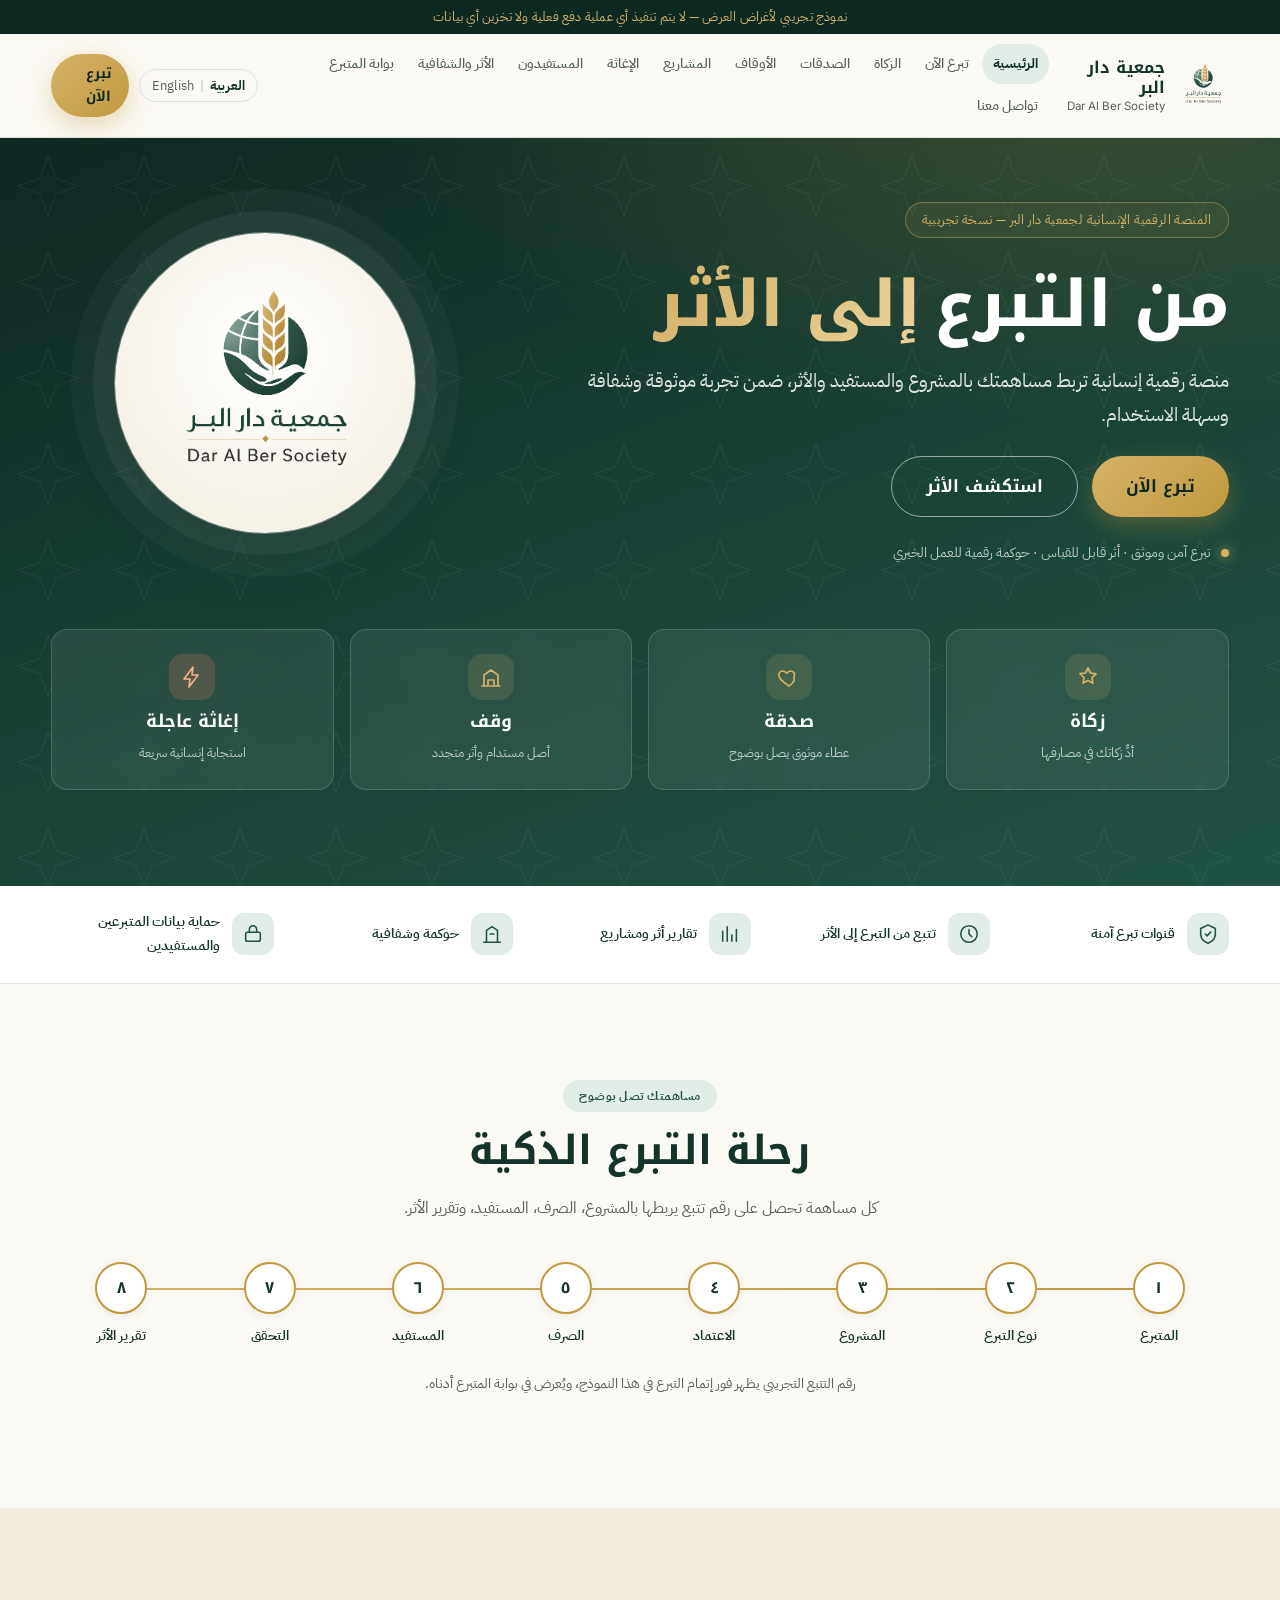
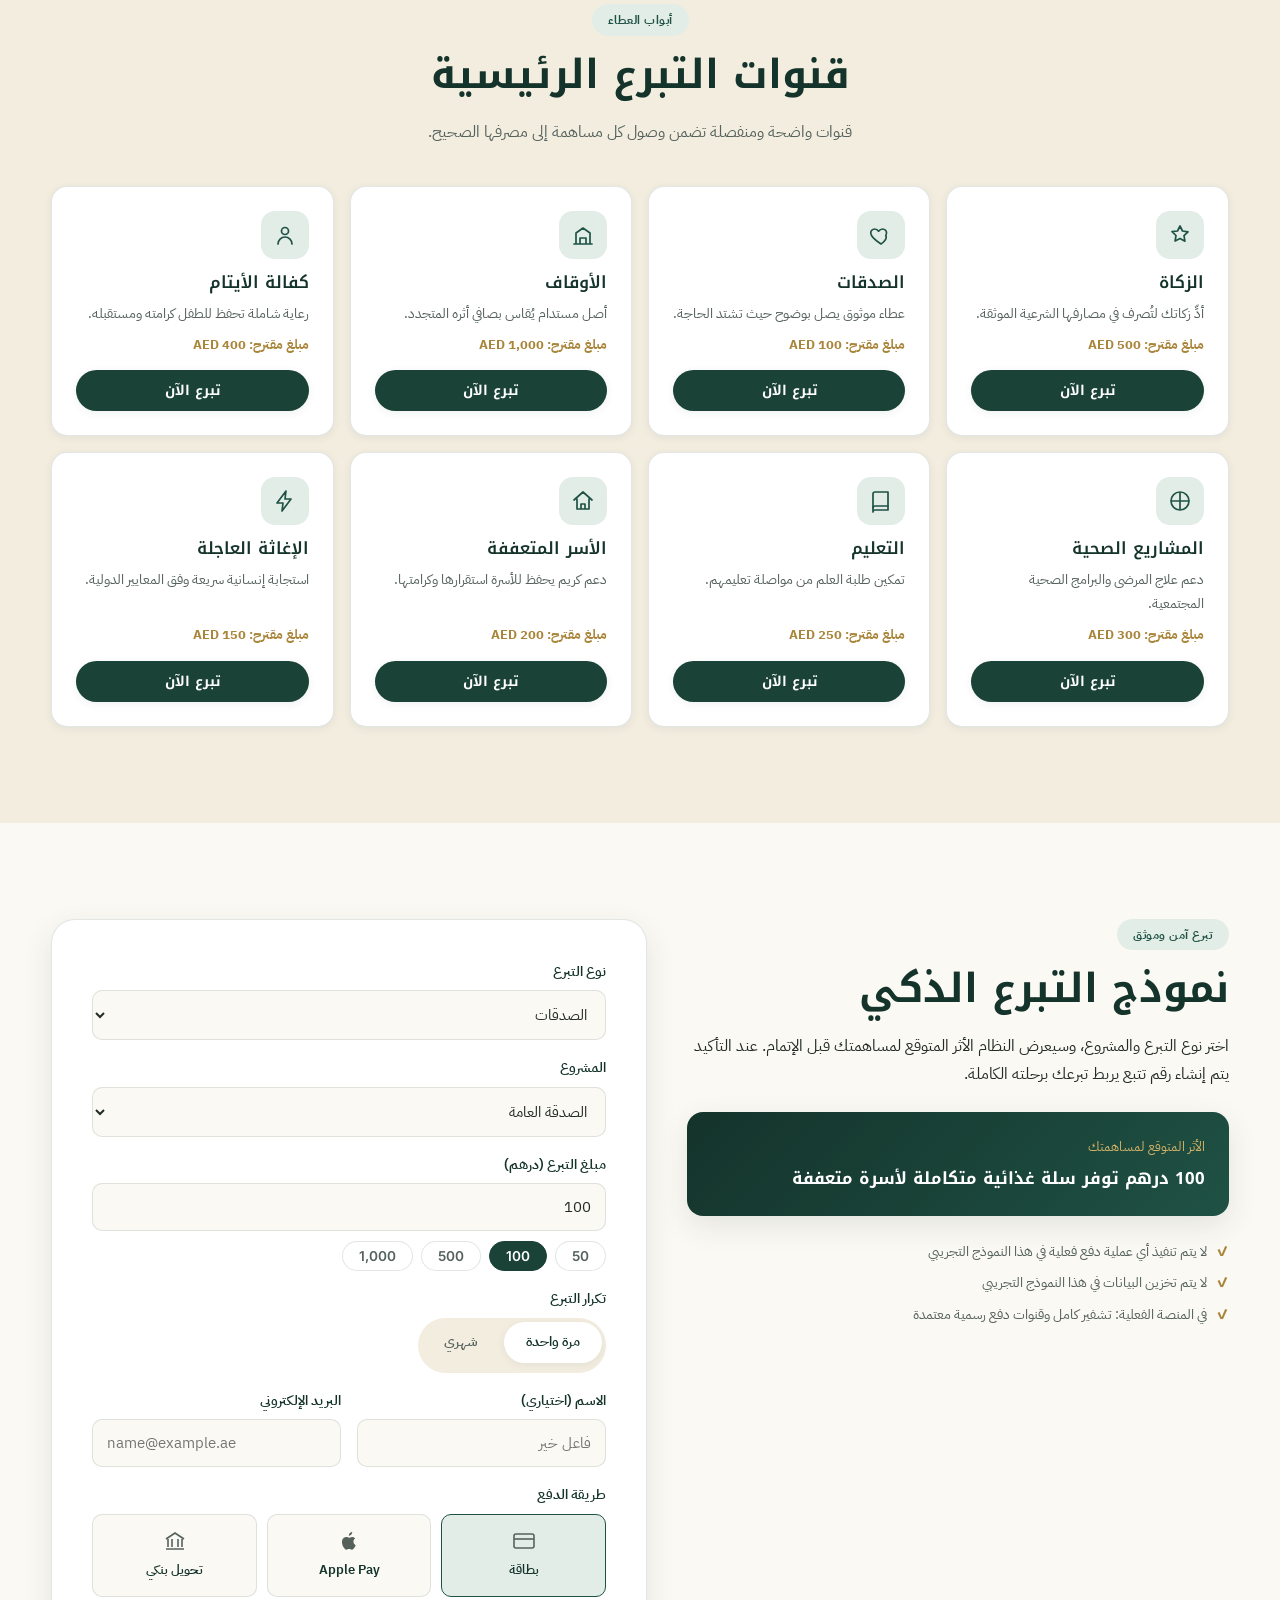
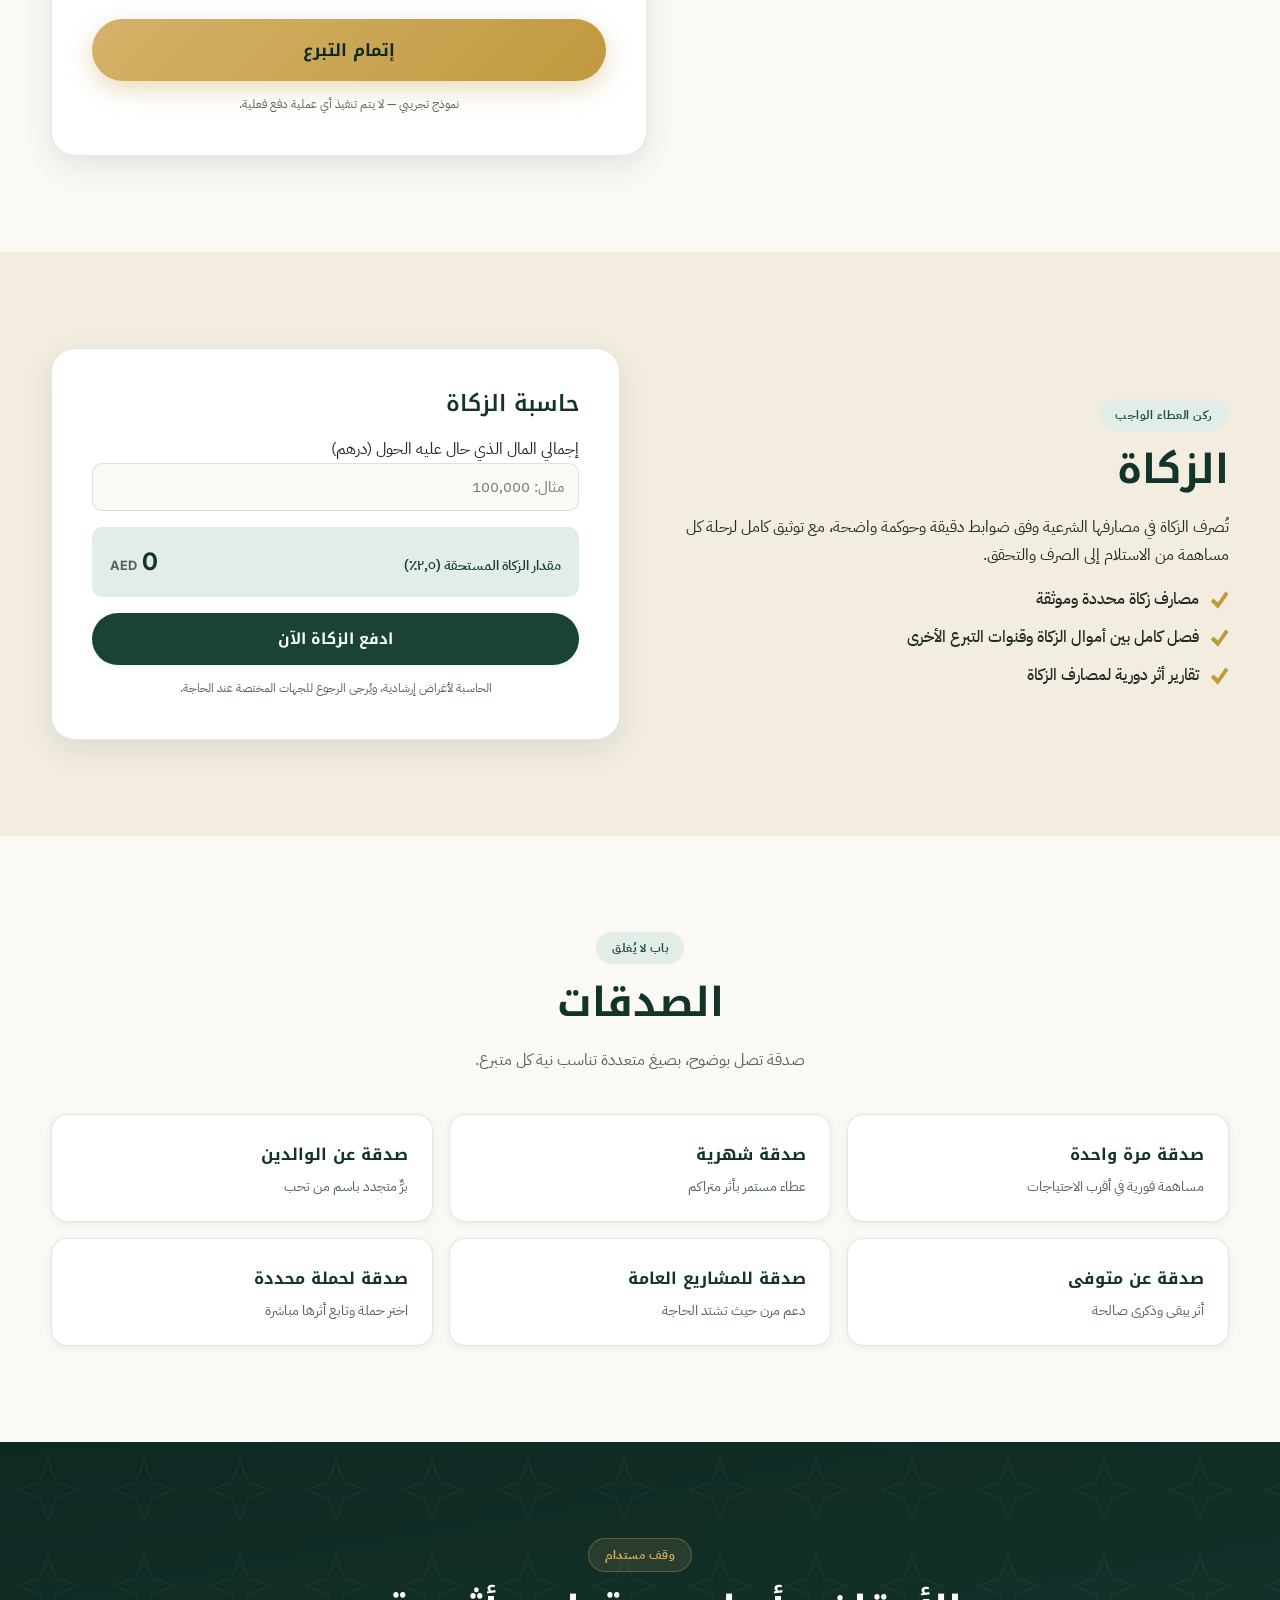
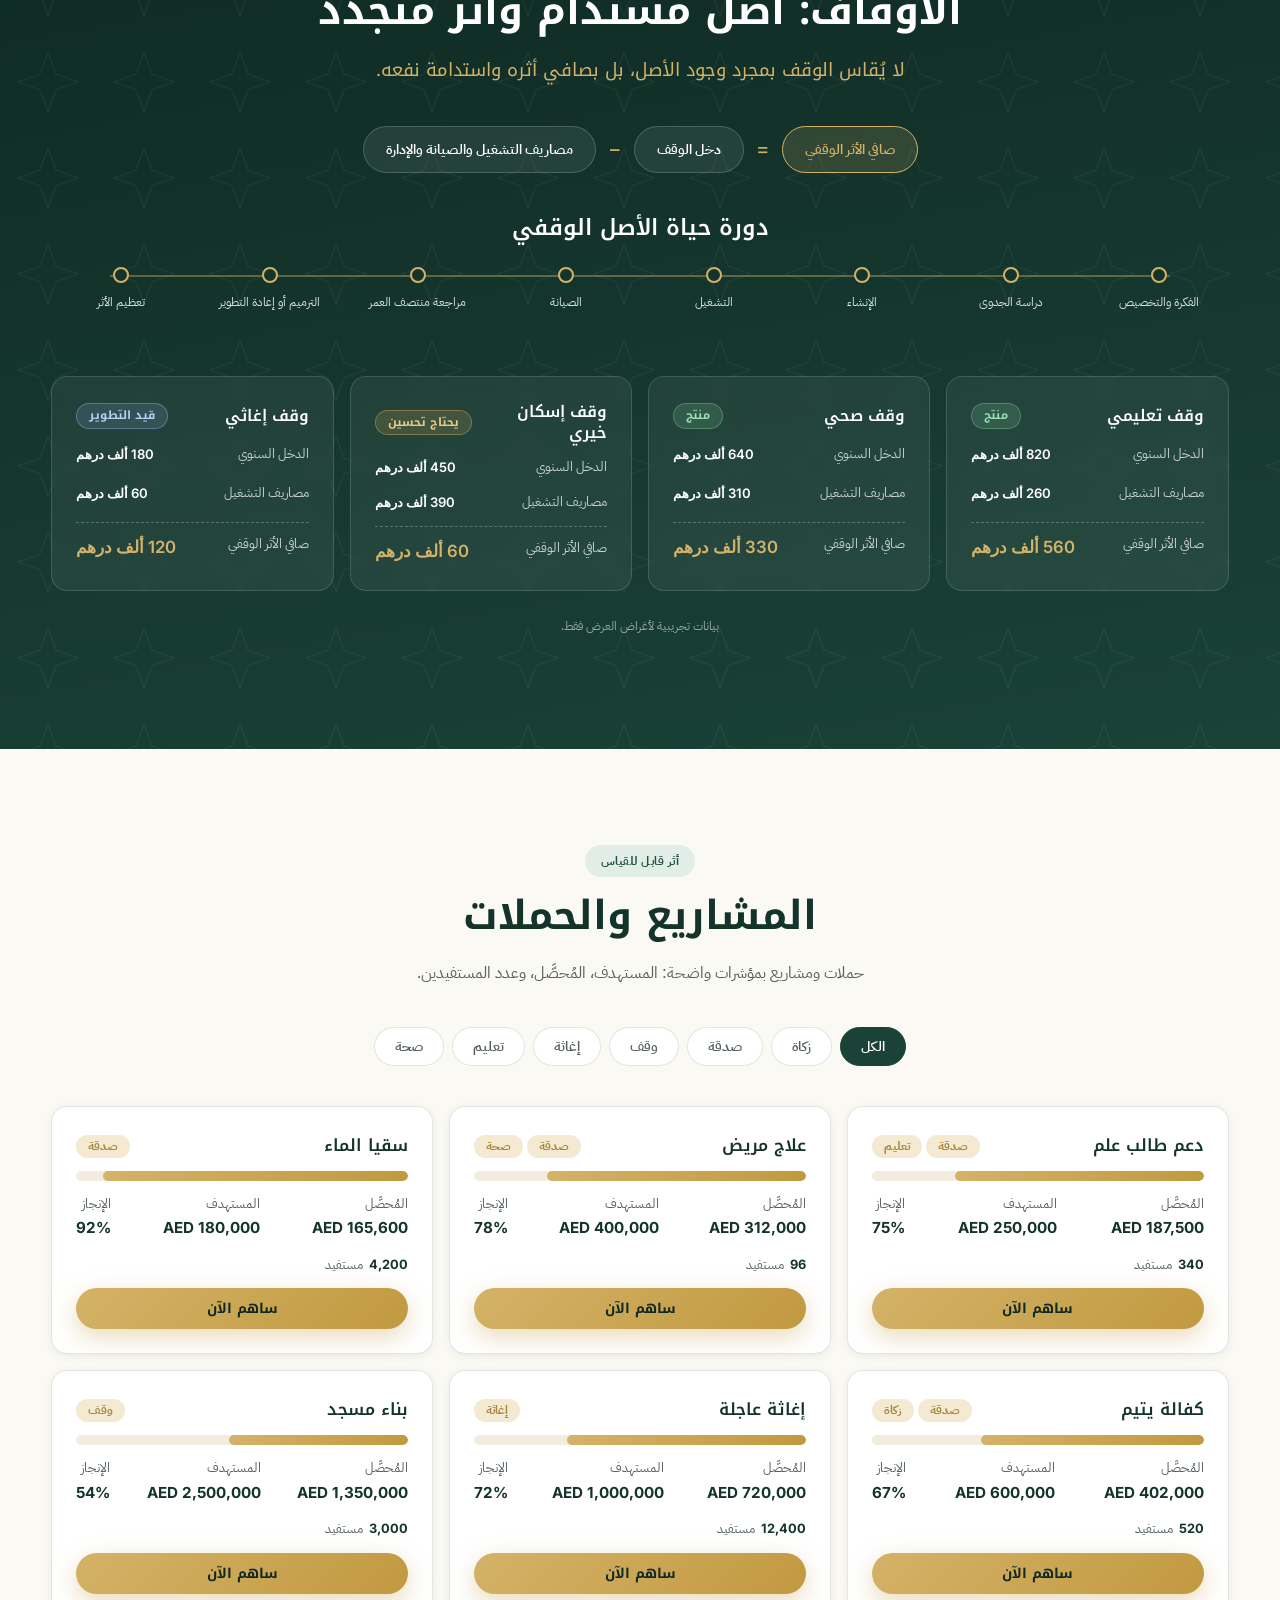
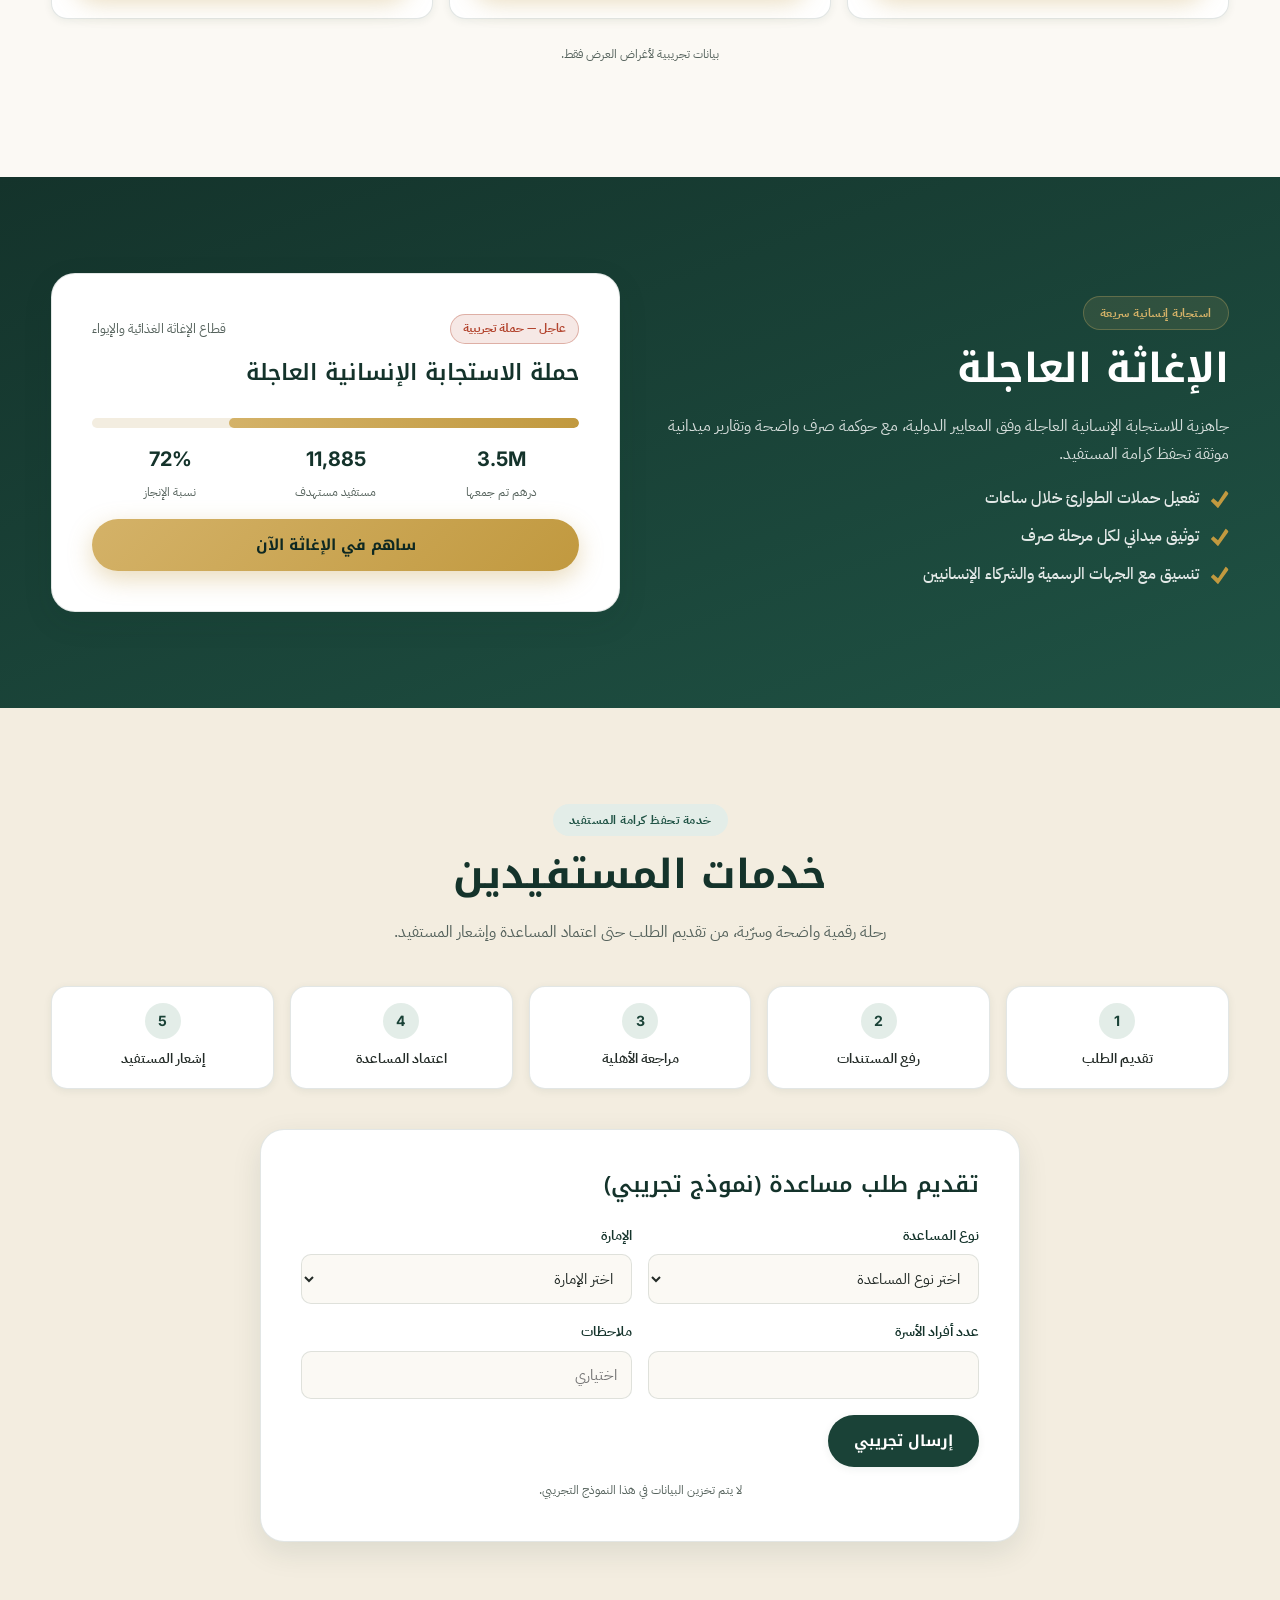
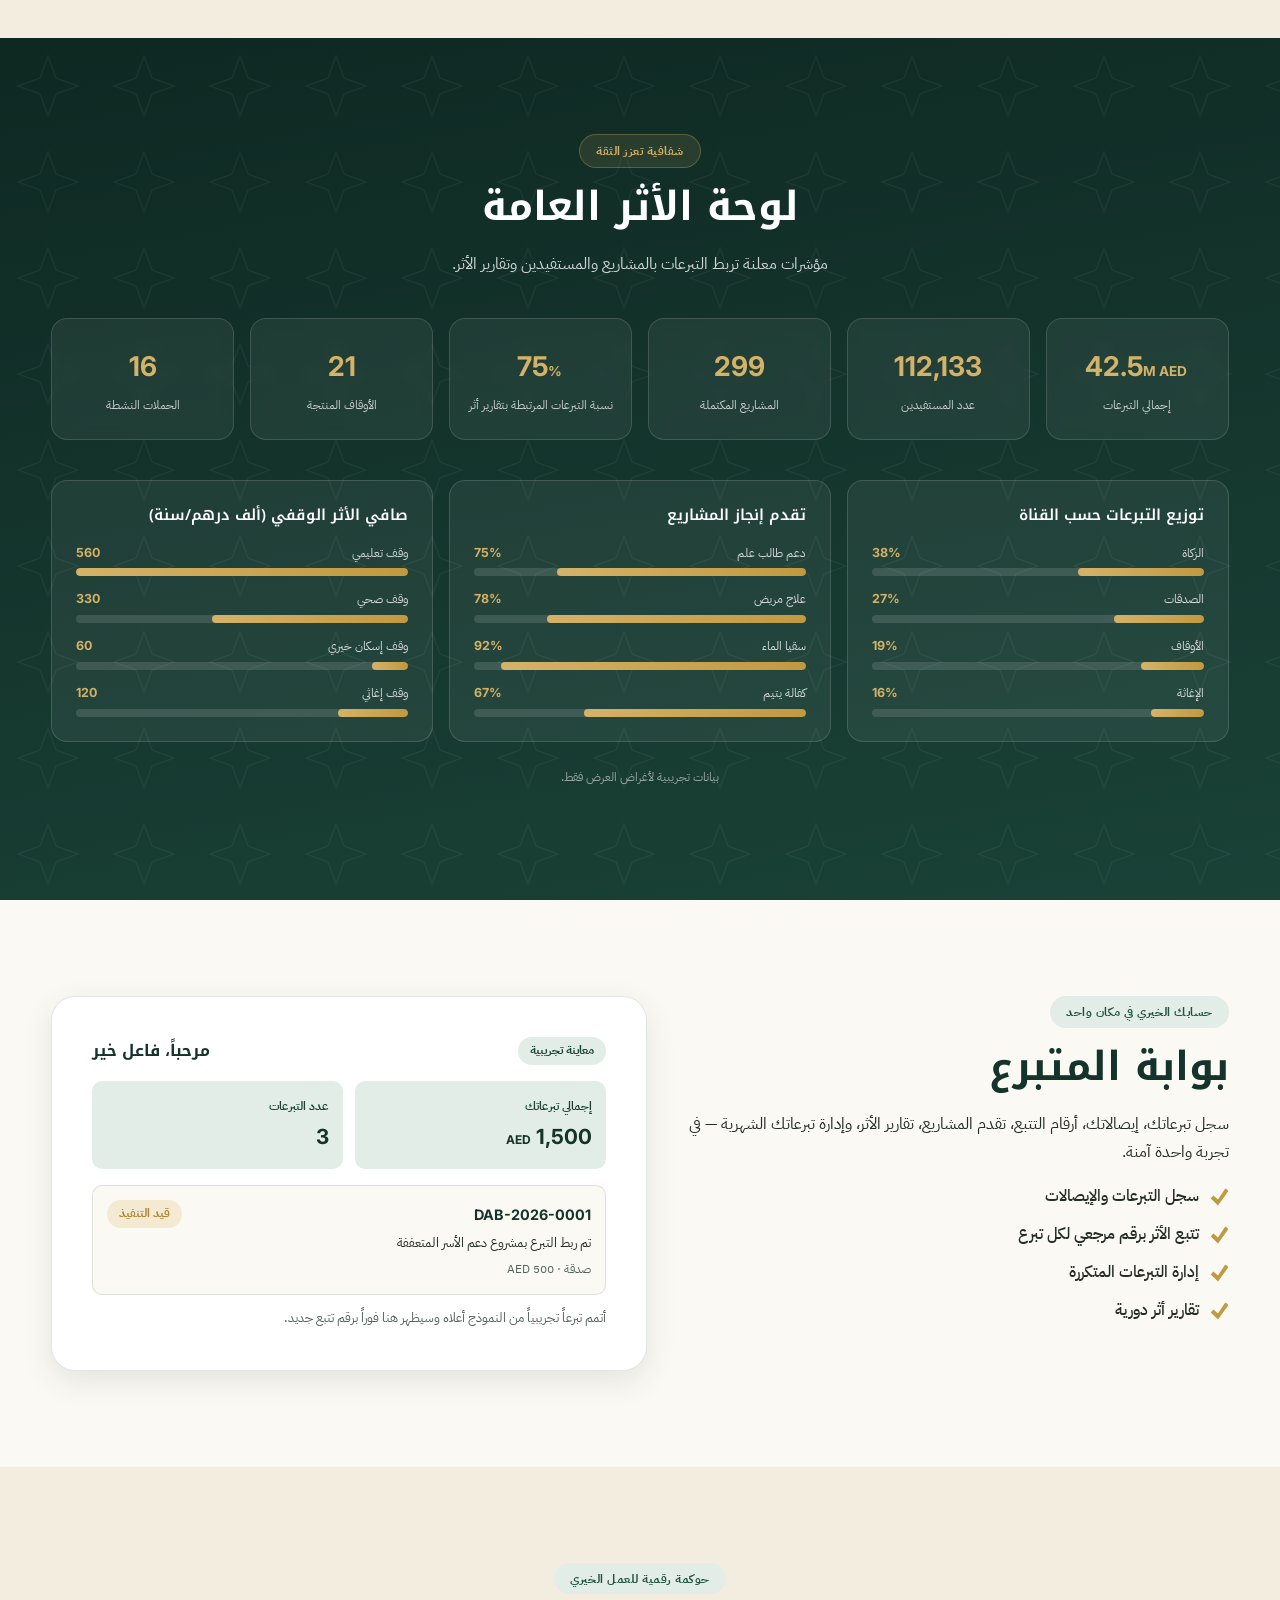
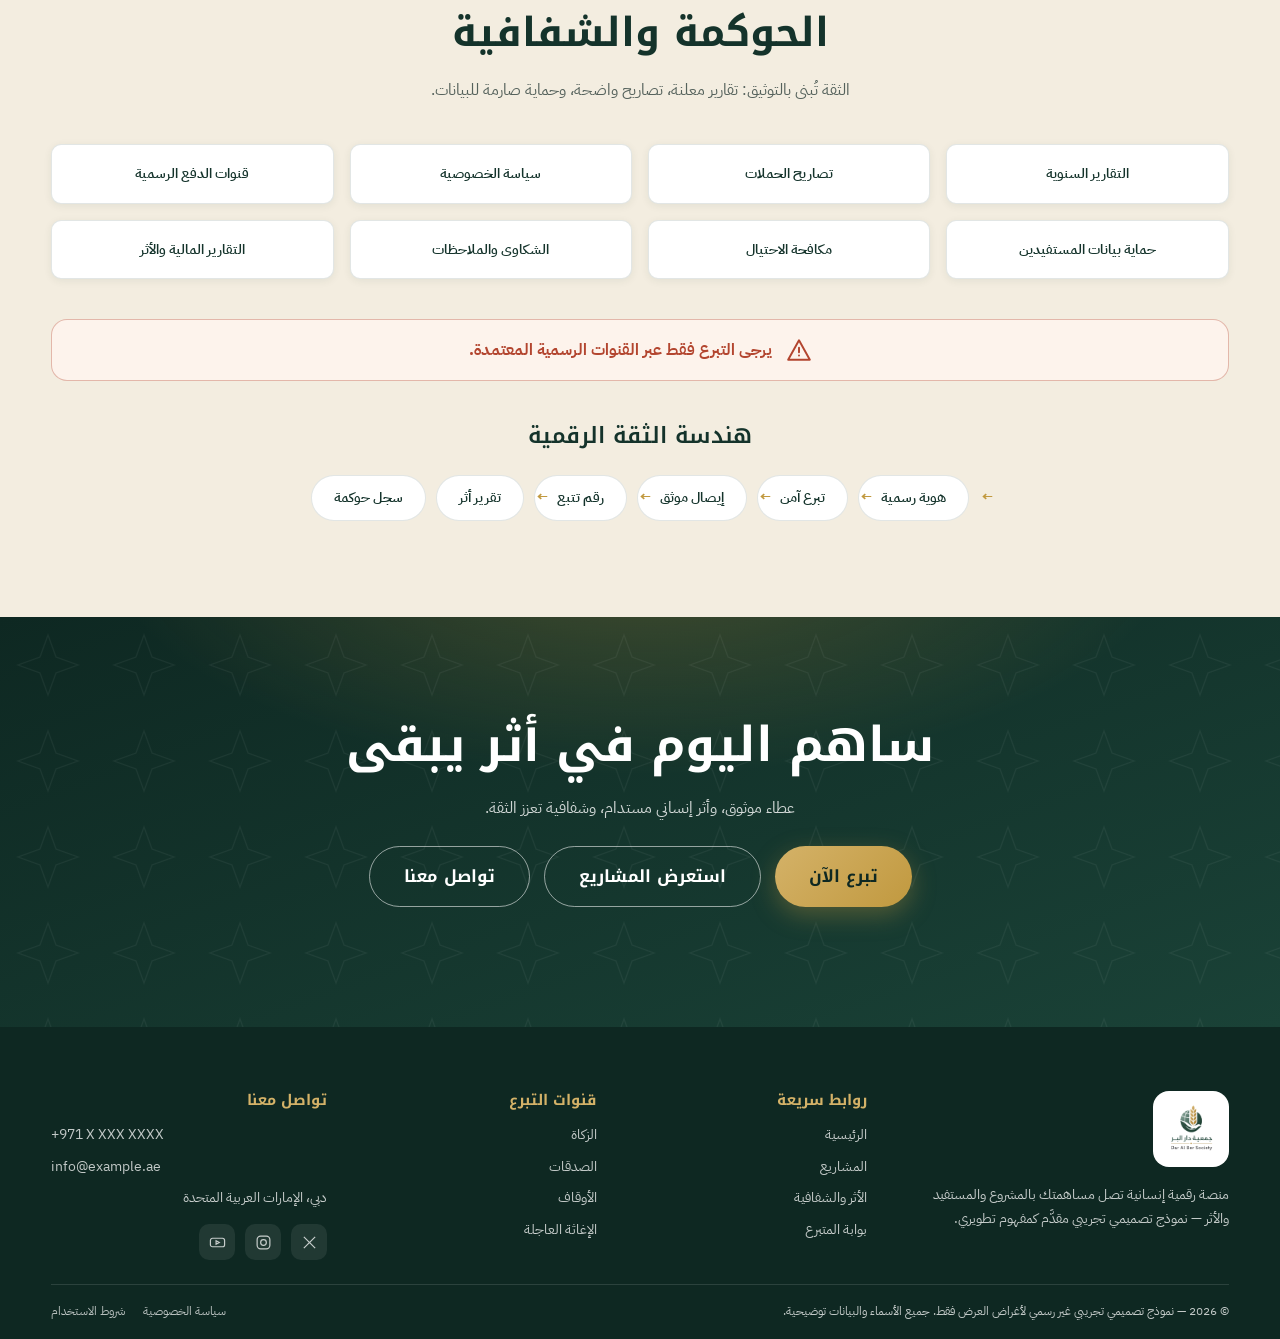
<file: index.html>
<!DOCTYPE html>
<html lang="ar" dir="rtl">
<head>
  <meta charset="UTF-8">
  <meta name="viewport" content="width=device-width, initial-scale=1.0">
  <title>جمعية دار البر | من التبرع إلى الأثر — منصة رقمية إنسانية</title>
  <meta name="description" content="نموذج تجريبي لمنصة جمعية دار البر الرقمية: تبرع آمن وموثق، زكاة، صدقات، أوقاف مستدامة، إغاثة عاجلة، وتتبع من التبرع إلى الأثر ضمن حوكمة وشفافية.">
  <meta name="keywords" content="دار البر, تبرع, زكاة, صدقة, وقف, إغاثة, دبي, الإمارات, Dar Al Ber, donation, zakat, waqf, Dubai charity">
  <meta property="og:title" content="جمعية دار البر — من التبرع إلى الأثر">
  <meta property="og:description" content="منصة رقمية إنسانية تربط مساهمتك بالمشروع والمستفيد والأثر. نموذج تجريبي لأغراض العرض.">
  <meta property="og:type" content="website">
  <meta property="og:image" content="assets/logo.png">
  <link rel="icon" type="image/png" href="assets/logo.png">
  <link rel="preconnect" href="https://fonts.googleapis.com">
  <link rel="preconnect" href="https://fonts.gstatic.com" crossorigin>
  <link href="https://fonts.googleapis.com/css2?family=Noto+Kufi+Arabic:wght@400;500;600;700;800&family=IBM+Plex+Sans+Arabic:wght@300;400;500;600;700&family=Inter:wght@400;500;600;700&display=swap" rel="stylesheet">
  <link rel="stylesheet" href="styles.css">
</head>
<body class="preload">

  <a class="skip-link" href="#main" data-i18n="skip">تجاوز إلى المحتوى الرئيسي</a>

  <!-- ============ Demo ribbon ============ -->
  <div class="demo-ribbon" role="note">
    <span data-i18n="demoRibbon">نموذج تجريبي لأغراض العرض — لا يتم تنفيذ أي عملية دفع فعلية ولا تخزين أي بيانات</span>
  </div>

  <!-- ============ Header ============ -->
  <header class="site-header" id="siteHeader">
    <div class="container header-inner">
      <a href="#home" class="brand" aria-label="جمعية دار البر — الصفحة الرئيسية">
        <img src="assets/logo.png" alt="شعار جمعية دار البر — Dar Al Ber Society logo" class="brand-logo">
        <span class="brand-text">
          <strong data-i18n="brandAr">جمعية دار البر</strong>
          <small data-i18n="brandEn">Dar Al Ber Society</small>
        </span>
      </a>

      <nav class="main-nav" id="mainNav" aria-label="التنقل الرئيسي">
        <ul>
          <li><a href="#home" class="nav-link" data-i18n="navHome">الرئيسية</a></li>
          <li><a href="#donate" class="nav-link" data-i18n="navDonate">تبرع الآن</a></li>
          <li><a href="#zakat" class="nav-link" data-i18n="navZakat">الزكاة</a></li>
          <li><a href="#sadaqah" class="nav-link" data-i18n="navSadaqah">الصدقات</a></li>
          <li><a href="#waqf" class="nav-link" data-i18n="navWaqf">الأوقاف</a></li>
          <li><a href="#projects" class="nav-link" data-i18n="navProjects">المشاريع</a></li>
          <li><a href="#relief" class="nav-link" data-i18n="navRelief">الإغاثة</a></li>
          <li><a href="#beneficiaries" class="nav-link" data-i18n="navBenef">المستفيدون</a></li>
          <li><a href="#impact" class="nav-link" data-i18n="navImpact">الأثر والشفافية</a></li>
          <li><a href="#portal" class="nav-link" data-i18n="navPortal">بوابة المتبرع</a></li>
          <li><a href="#contact" class="nav-link" data-i18n="navContact">تواصل معنا</a></li>
        </ul>
      </nav>

      <div class="header-actions">
        <button class="lang-switch" id="langSwitch" aria-label="Switch language / تبديل اللغة">
          <span class="lang-option is-active" data-lang="ar">العربية</span>
          <span class="lang-sep">|</span>
          <span class="lang-option" data-lang="en">English</span>
        </button>
        <a href="#donate" class="btn btn-gold btn-sm header-donate" data-i18n="navDonate">تبرع الآن</a>
        <button class="menu-toggle" id="menuToggle" aria-label="فتح القائمة" aria-expanded="false" aria-controls="mainNav">
          <span></span><span></span><span></span>
        </button>
      </div>
    </div>
  </header>

  <main id="main">

  <!-- ============ 8.1 Hero ============ -->
  <section class="hero" id="home">
    <div class="hero-pattern" aria-hidden="true"></div>
    <div class="container hero-inner">
      <div class="hero-copy reveal">
        <span class="hero-eyebrow" data-i18n="heroEyebrow">المنصة الرقمية الإنسانية لجمعية دار البر — نسخة تجريبية</span>
        <h1 class="hero-title">
          <span data-i18n="heroTitle1">من التبرع</span>
          <span class="gold-word" data-i18n="heroTitle2">إلى الأثر</span>
        </h1>
        <p class="hero-sub" data-i18n="heroSub">منصة رقمية إنسانية تربط مساهمتك بالمشروع والمستفيد والأثر، ضمن تجربة موثوقة وشفافة وسهلة الاستخدام.</p>
        <div class="hero-ctas">
          <a href="#donate" class="btn btn-gold btn-lg" data-i18n="ctaDonate">تبرع الآن</a>
          <a href="#impact" class="btn btn-outline-light btn-lg" data-i18n="ctaExplore">استكشف الأثر</a>
        </div>
        <div class="hero-trust-line">
          <span class="dot" aria-hidden="true"></span>
          <span data-i18n="heroTrust">تبرع آمن وموثق · أثر قابل للقياس · حوكمة رقمية للعمل الخيري</span>
        </div>
      </div>
      <div class="hero-visual" aria-hidden="true">
        <div class="hero-logo-ring">
          <img src="assets/logo.png" alt="" class="hero-logo">
        </div>
      </div>
    </div>

    <div class="container hero-quick">
      <a href="#donate" class="quick-card reveal" data-donate-type="zakat">
        <span class="quick-icon" aria-hidden="true">
          <svg viewBox="0 0 24 24"><path d="M12 3l2.5 5 5.5.8-4 3.9.9 5.5-4.9-2.6L7.1 18l.9-5.5-4-3.9L9.5 8z"/></svg>
        </span>
        <strong data-i18n="qZakat">زكاة</strong>
        <span data-i18n="qZakatSub">أدِّ زكاتك في مصارفها</span>
      </a>
      <a href="#donate" class="quick-card reveal" data-donate-type="sadaqah">
        <span class="quick-icon" aria-hidden="true">
          <svg viewBox="0 0 24 24"><path d="M12 21s-7-4.6-9.5-8.5C.6 9.6 2.3 6 5.6 6c2 0 3.3 1.1 4 2.2C10.4 7.1 11.7 6 13.7 6c3.3 0 5 3.6 3.1 6.5C19 16.4 12 21 12 21z"/></svg>
        </span>
        <strong data-i18n="qSadaqah">صدقة</strong>
        <span data-i18n="qSadaqahSub">عطاء موثوق يصل بوضوح</span>
      </a>
      <a href="#donate" class="quick-card reveal" data-donate-type="waqf">
        <span class="quick-icon" aria-hidden="true">
          <svg viewBox="0 0 24 24"><path d="M3 21h18M5 21V10l7-5 7 5v11M9 21v-6h6v6"/></svg>
        </span>
        <strong data-i18n="qWaqf">وقف</strong>
        <span data-i18n="qWaqfSub">أصل مستدام وأثر متجدد</span>
      </a>
      <a href="#donate" class="quick-card quick-urgent reveal" data-donate-type="relief">
        <span class="quick-icon" aria-hidden="true">
          <svg viewBox="0 0 24 24"><path d="M13 2L4 14h6l-1 8 9-12h-6z"/></svg>
        </span>
        <strong data-i18n="qRelief">إغاثة عاجلة</strong>
        <span data-i18n="qReliefSub">استجابة إنسانية سريعة</span>
      </a>
    </div>
  </section>

  <!-- ============ 8.2 Trust indicators ============ -->
  <section class="trust-strip" aria-label="مؤشرات الثقة">
    <div class="container trust-grid">
      <div class="trust-item reveal">
        <span class="trust-icon" aria-hidden="true"><svg viewBox="0 0 24 24"><path d="M12 2l8 4v6c0 5-3.4 8.4-8 10-4.6-1.6-8-5-8-10V6z"/><path d="M9 12l2 2 4-4"/></svg></span>
        <span data-i18n="trust1">قنوات تبرع آمنة</span>
      </div>
      <div class="trust-item reveal">
        <span class="trust-icon" aria-hidden="true"><svg viewBox="0 0 24 24"><circle cx="12" cy="12" r="9"/><path d="M12 7v5l3 3"/></svg></span>
        <span data-i18n="trust2">تتبع من التبرع إلى الأثر</span>
      </div>
      <div class="trust-item reveal">
        <span class="trust-icon" aria-hidden="true"><svg viewBox="0 0 24 24"><path d="M4 20V9m5 11V4m5 16v-7m5 7V7"/></svg></span>
        <span data-i18n="trust3">تقارير أثر ومشاريع</span>
      </div>
      <div class="trust-item reveal">
        <span class="trust-icon" aria-hidden="true"><svg viewBox="0 0 24 24"><path d="M3 21h18M6 21V8l6-4 6 4v13M10 12h4"/></svg></span>
        <span data-i18n="trust4">حوكمة وشفافية</span>
      </div>
      <div class="trust-item reveal">
        <span class="trust-icon" aria-hidden="true"><svg viewBox="0 0 24 24"><rect x="4" y="10" width="16" height="10" rx="2"/><path d="M8 10V7a4 4 0 018 0v3"/></svg></span>
        <span data-i18n="trust5">حماية بيانات المتبرعين والمستفيدين</span>
      </div>
    </div>
  </section>

  <!-- ============ 8.3 Donation journey ============ -->
  <section class="section journey" id="journey">
    <div class="container">
      <div class="section-head reveal">
        <span class="eyebrow" data-i18n="journeyEyebrow">مساهمتك تصل بوضوح</span>
        <h2 data-i18n="journeyTitle">رحلة التبرع الذكية</h2>
        <p data-i18n="journeySub">كل مساهمة تحصل على رقم تتبع يربطها بالمشروع، الصرف، المستفيد، وتقرير الأثر.</p>
      </div>
      <ol class="journey-track" id="journeyTrack">
        <li class="journey-step reveal"><span class="j-num" data-i18n="jn1">١</span><span class="j-label" data-i18n="j1">المتبرع</span></li>
        <li class="journey-step reveal"><span class="j-num" data-i18n="jn2">٢</span><span class="j-label" data-i18n="j2">نوع التبرع</span></li>
        <li class="journey-step reveal"><span class="j-num" data-i18n="jn3">٣</span><span class="j-label" data-i18n="j3">المشروع</span></li>
        <li class="journey-step reveal"><span class="j-num" data-i18n="jn4">٤</span><span class="j-label" data-i18n="j4">الاعتماد</span></li>
        <li class="journey-step reveal"><span class="j-num" data-i18n="jn5">٥</span><span class="j-label" data-i18n="j5">الصرف</span></li>
        <li class="journey-step reveal"><span class="j-num" data-i18n="jn6">٦</span><span class="j-label" data-i18n="j6">المستفيد</span></li>
        <li class="journey-step reveal"><span class="j-num" data-i18n="jn7">٧</span><span class="j-label" data-i18n="j7">التحقق</span></li>
        <li class="journey-step reveal"><span class="j-num" data-i18n="jn8">٨</span><span class="j-label" data-i18n="j8">تقرير الأثر</span></li>
      </ol>
      <p class="journey-note reveal" data-i18n="journeyNote">رقم التتبع التجريبي يظهر فور إتمام التبرع في هذا النموذج، ويُعرض في بوابة المتبرع أدناه.</p>
    </div>
  </section>

  <!-- ============ 8.4 Donation categories ============ -->
  <section class="section categories" id="categories">
    <div class="container">
      <div class="section-head reveal">
        <span class="eyebrow" data-i18n="catEyebrow">أبواب العطاء</span>
        <h2 data-i18n="catTitle">قنوات التبرع الرئيسية</h2>
        <p data-i18n="catSub">قنوات واضحة ومنفصلة تضمن وصول كل مساهمة إلى مصرفها الصحيح.</p>
      </div>
      <div class="cat-grid" id="catGrid"><!-- rendered by app.js --></div>
    </div>
  </section>

  <!-- ============ 8.5 Smart donation form ============ -->
  <section class="section donate" id="donate">
    <div class="container donate-layout">
      <div class="donate-intro reveal">
        <span class="eyebrow" data-i18n="donEyebrow">تبرع آمن وموثق</span>
        <h2 data-i18n="donTitle">نموذج التبرع الذكي</h2>
        <p data-i18n="donSub">اختر نوع التبرع والمشروع، وسيعرض النظام الأثر المتوقع لمساهمتك قبل الإتمام. عند التأكيد يتم إنشاء رقم تتبع يربط تبرعك برحلته الكاملة.</p>
        <div class="donate-impact-card" id="impactPreview" aria-live="polite">
          <span class="impact-label" data-i18n="impactLabel">الأثر المتوقع لمساهمتك</span>
          <strong id="impactText">١٠٠ درهم توفر سلة غذائية متكاملة لأسرة متعففة</strong>
        </div>
        <ul class="donate-assurances">
          <li data-i18n="assure1">لا يتم تنفيذ أي عملية دفع فعلية في هذا النموذج التجريبي</li>
          <li data-i18n="assure2">لا يتم تخزين البيانات في هذا النموذج التجريبي</li>
          <li data-i18n="assure3">في المنصة الفعلية: تشفير كامل وقنوات دفع رسمية معتمدة</li>
        </ul>
      </div>

      <form class="donate-form card reveal" id="donateForm" novalidate>
        <div class="form-row">
          <label for="donType" data-i18n="fType">نوع التبرع</label>
          <select id="donType" required>
            <option value="zakat">الزكاة</option>
            <option value="sadaqah" selected>الصدقات</option>
            <option value="waqf">الأوقاف</option>
            <option value="relief">الإغاثة العاجلة</option>
          </select>
        </div>
        <div class="form-row">
          <label for="donProject" data-i18n="fProject">المشروع</label>
          <select id="donProject" required></select>
        </div>
        <div class="form-row">
          <label for="donAmount" data-i18n="fAmount">مبلغ التبرع (درهم)</label>
          <div class="amount-wrap">
            <input type="number" id="donAmount" min="10" step="10" value="100" required inputmode="numeric">
            <div class="amount-chips" role="group" aria-label="مبالغ مقترحة">
              <button type="button" class="chip" data-amount="50">50</button>
              <button type="button" class="chip is-active" data-amount="100">100</button>
              <button type="button" class="chip" data-amount="500">500</button>
              <button type="button" class="chip" data-amount="1000">1,000</button>
            </div>
          </div>
        </div>
        <div class="form-row">
          <span class="field-label" data-i18n="fFreq">تكرار التبرع</span>
          <div class="seg" role="radiogroup" aria-label="تكرار التبرع">
            <label class="seg-opt"><input type="radio" name="freq" value="once" checked><span data-i18n="fOnce">مرة واحدة</span></label>
            <label class="seg-opt"><input type="radio" name="freq" value="monthly"><span data-i18n="fMonthly">شهري</span></label>
          </div>
        </div>
        <div class="form-row form-split">
          <div>
            <label for="donName" data-i18n="fName">الاسم (اختياري)</label>
            <input type="text" id="donName" autocomplete="off" placeholder="فاعل خير" data-i18n-ph="fNamePh">
          </div>
          <div>
            <label for="donEmail" data-i18n="fEmail">البريد الإلكتروني</label>
            <input type="email" id="donEmail" required autocomplete="off" placeholder="name@example.ae" dir="ltr">
            <span class="field-error" id="emailError" data-i18n="fEmailErr">يرجى إدخال بريد إلكتروني صحيح</span>
          </div>
        </div>
        <div class="form-row">
          <span class="field-label" data-i18n="fPay">طريقة الدفع</span>
          <div class="pay-methods" role="radiogroup" aria-label="طريقة الدفع">
            <label class="pay-opt"><input type="radio" name="pay" value="card" checked>
              <span class="pay-box"><svg viewBox="0 0 24 24" aria-hidden="true"><rect x="2" y="5" width="20" height="14" rx="2"/><path d="M2 10h20"/></svg><span data-i18n="payCard">بطاقة</span></span></label>
            <label class="pay-opt"><input type="radio" name="pay" value="applepay">
              <span class="pay-box"><svg viewBox="0 0 24 24" aria-hidden="true"><path d="M16.4 12.6c0-2 1.7-3 1.8-3.1-1-1.4-2.5-1.6-3-1.6-1.3-.1-2.5.8-3.2.8-.7 0-1.7-.8-2.8-.7-1.4 0-2.7.8-3.5 2.1-1.5 2.6-.4 6.4 1.1 8.5.7 1 1.5 2.2 2.6 2.1 1-.1 1.4-.7 2.7-.7s1.6.7 2.8.7c1.1 0 1.9-1 2.6-2.1.8-1.2 1.1-2.3 1.2-2.4-.1 0-2.2-.9-2.3-3.6zM14.3 5.6c.6-.7 1-1.7.9-2.6-.9 0-1.9.6-2.5 1.3-.5.6-1 1.6-.9 2.5 1 .1 2-.5 2.5-1.2z"/></svg><span>Apple Pay</span></span></label>
            <label class="pay-opt"><input type="radio" name="pay" value="bank">
              <span class="pay-box"><svg viewBox="0 0 24 24" aria-hidden="true"><path d="M3 10l9-6 9 6M5 10v8m4-8v8m6-8v8m4-8v8M3 20h18"/></svg><span data-i18n="payBank">تحويل بنكي</span></span></label>
          </div>
        </div>
        <button type="submit" class="btn btn-gold btn-lg btn-block" data-i18n="fSubmit">إتمام التبرع</button>
        <p class="form-demo-note" data-i18n="fNote">نموذج تجريبي — لا يتم تنفيذ أي عملية دفع فعلية.</p>
      </form>
    </div>
  </section>

  <!-- ============ 8.6 Zakat ============ -->
  <section class="section zakat" id="zakat">
    <div class="container zakat-layout">
      <div class="zakat-copy reveal">
        <span class="eyebrow" data-i18n="zEyebrow">ركن العطاء الواجب</span>
        <h2 data-i18n="zTitle">الزكاة</h2>
        <p data-i18n="zSub">تُصرف الزكاة في مصارفها الشرعية وفق ضوابط دقيقة وحوكمة واضحة، مع توثيق كامل لرحلة كل مساهمة من الاستلام إلى الصرف والتحقق.</p>
        <ul class="check-list">
          <li data-i18n="zP1">مصارف زكاة محددة وموثقة</li>
          <li data-i18n="zP2">فصل كامل بين أموال الزكاة وقنوات التبرع الأخرى</li>
          <li data-i18n="zP3">تقارير أثر دورية لمصارف الزكاة</li>
        </ul>
      </div>
      <div class="zakat-calc card reveal">
        <h3 data-i18n="zCalcTitle">حاسبة الزكاة</h3>
        <label for="zakatInput" data-i18n="zCalcLabel">إجمالي المال الذي حال عليه الحول (درهم)</label>
        <input type="number" id="zakatInput" min="0" step="100" placeholder="مثال: 100,000" inputmode="numeric" data-i18n-ph="zCalcPh">
        <div class="zakat-result" aria-live="polite">
          <span data-i18n="zCalcDue">مقدار الزكاة المستحقة (٢٫٥٪)</span>
          <strong id="zakatResult">0 <small>AED</small></strong>
        </div>
        <button class="btn btn-green btn-block" id="zakatPayBtn" data-i18n="zCalcCta">ادفع الزكاة الآن</button>
        <p class="calc-disclaimer" data-i18n="zCalcDisc">الحاسبة لأغراض إرشادية، ويُرجى الرجوع للجهات المختصة عند الحاجة.</p>
      </div>
    </div>
  </section>

  <!-- ============ 8.7 Sadaqah ============ -->
  <section class="section sadaqah" id="sadaqah">
    <div class="container">
      <div class="section-head reveal">
        <span class="eyebrow" data-i18n="sEyebrow">باب لا يُغلق</span>
        <h2 data-i18n="sTitle">الصدقات</h2>
        <p data-i18n="sSub">صدقة تصل بوضوح، بصيغ متعددة تناسب نية كل متبرع.</p>
      </div>
      <div class="sadaqah-grid">
        <button class="sadaqah-card reveal" data-donate-type="sadaqah" data-project="general"><strong data-i18n="s1">صدقة مرة واحدة</strong><span data-i18n="s1d">مساهمة فورية في أقرب الاحتياجات</span></button>
        <button class="sadaqah-card reveal" data-donate-type="sadaqah" data-project="monthly"><strong data-i18n="s2">صدقة شهرية</strong><span data-i18n="s2d">عطاء مستمر بأثر متراكم</span></button>
        <button class="sadaqah-card reveal" data-donate-type="sadaqah" data-project="parents"><strong data-i18n="s3">صدقة عن الوالدين</strong><span data-i18n="s3d">برٌّ متجدد باسم من تحب</span></button>
        <button class="sadaqah-card reveal" data-donate-type="sadaqah" data-project="deceased"><strong data-i18n="s4">صدقة عن متوفى</strong><span data-i18n="s4d">أثر يبقى وذكرى صالحة</span></button>
        <button class="sadaqah-card reveal" data-donate-type="sadaqah" data-project="general"><strong data-i18n="s5">صدقة للمشاريع العامة</strong><span data-i18n="s5d">دعم مرن حيث تشتد الحاجة</span></button>
        <button class="sadaqah-card reveal" data-donate-type="sadaqah" data-project="campaign"><strong data-i18n="s6">صدقة لحملة محددة</strong><span data-i18n="s6d">اختر حملة وتابع أثرها مباشرة</span></button>
      </div>
    </div>
  </section>

  <!-- ============ 8.8 Waqf ============ -->
  <section class="section waqf" id="waqf">
    <div class="container">
      <div class="section-head section-head-light reveal">
        <span class="eyebrow eyebrow-gold" data-i18n="wEyebrow">وقف مستدام</span>
        <h2 data-i18n="wTitle">الأوقاف: أصل مستدام وأثر متجدد</h2>
        <p class="waqf-thesis" data-i18n="wThesis">لا يُقاس الوقف بمجرد وجود الأصل، بل بصافي أثره واستدامة نفعه.</p>
      </div>

      <div class="waqf-formula reveal" role="img" aria-label="صافي الأثر الوقفي يساوي دخل الوقف ناقص مصاريف التشغيل والصيانة والإدارة">
        <span class="wf-term wf-net" data-i18n="wfNet">صافي الأثر الوقفي</span>
        <span class="wf-op">=</span>
        <span class="wf-term" data-i18n="wfIncome">دخل الوقف</span>
        <span class="wf-op">−</span>
        <span class="wf-term" data-i18n="wfExp">مصاريف التشغيل والصيانة والإدارة</span>
      </div>

      <h3 class="waqf-sub reveal" data-i18n="wLifecycle">دورة حياة الأصل الوقفي</h3>
      <ol class="lifecycle" id="waqfLifecycle">
        <li class="lc-step reveal"><span data-i18n="lc1">الفكرة والتخصيص</span></li>
        <li class="lc-step reveal"><span data-i18n="lc2">دراسة الجدوى</span></li>
        <li class="lc-step reveal"><span data-i18n="lc3">الإنشاء</span></li>
        <li class="lc-step reveal"><span data-i18n="lc4">التشغيل</span></li>
        <li class="lc-step reveal"><span data-i18n="lc5">الصيانة</span></li>
        <li class="lc-step reveal"><span data-i18n="lc6">مراجعة منتصف العمر</span></li>
        <li class="lc-step reveal"><span data-i18n="lc7">الترميم أو إعادة التطوير</span></li>
        <li class="lc-step reveal"><span data-i18n="lc8">تعظيم الأثر</span></li>
      </ol>

      <div class="waqf-grid" id="waqfGrid"><!-- rendered by app.js --></div>
      <p class="demo-tag reveal" data-i18n="demoData">بيانات تجريبية لأغراض العرض فقط.</p>
    </div>
  </section>

  <!-- ============ 8.9 Projects ============ -->
  <section class="section projects" id="projects">
    <div class="container">
      <div class="section-head reveal">
        <span class="eyebrow" data-i18n="pEyebrow">أثر قابل للقياس</span>
        <h2 data-i18n="pTitle">المشاريع والحملات</h2>
        <p data-i18n="pSub">حملات ومشاريع بمؤشرات واضحة: المستهدف، المُحصَّل، وعدد المستفيدين.</p>
      </div>
      <div class="filter-bar reveal" role="group" aria-label="تصفية المشاريع">
        <button class="filter-btn is-active" data-filter="all" data-i18n="fAll">الكل</button>
        <button class="filter-btn" data-filter="zakat" data-i18n="fZakat">زكاة</button>
        <button class="filter-btn" data-filter="sadaqah" data-i18n="fSadaqah">صدقة</button>
        <button class="filter-btn" data-filter="waqf" data-i18n="fWaqf">وقف</button>
        <button class="filter-btn" data-filter="relief" data-i18n="fRelief">إغاثة</button>
        <button class="filter-btn" data-filter="education" data-i18n="fEdu">تعليم</button>
        <button class="filter-btn" data-filter="health" data-i18n="fHealth">صحة</button>
      </div>
      <div class="project-grid" id="projectGrid"><!-- rendered by app.js --></div>
      <p class="demo-tag reveal" data-i18n="demoData2">بيانات تجريبية لأغراض العرض فقط.</p>
    </div>
  </section>

  <!-- ============ 8.10 Relief ============ -->
  <section class="section relief" id="relief">
    <div class="container relief-layout">
      <div class="relief-copy reveal">
        <span class="eyebrow eyebrow-gold" data-i18n="rEyebrow">استجابة إنسانية سريعة</span>
        <h2 data-i18n="rTitle">الإغاثة العاجلة</h2>
        <p data-i18n="rSub">جاهزية للاستجابة الإنسانية العاجلة وفق المعايير الدولية، مع حوكمة صرف واضحة وتقارير ميدانية موثقة تحفظ كرامة المستفيد.</p>
        <ul class="check-list check-list-light">
          <li data-i18n="rP1">تفعيل حملات الطوارئ خلال ساعات</li>
          <li data-i18n="rP2">توثيق ميداني لكل مرحلة صرف</li>
          <li data-i18n="rP3">تنسيق مع الجهات الرسمية والشركاء الإنسانيين</li>
        </ul>
      </div>
      <article class="relief-card card reveal" aria-label="حملة إغاثة تجريبية">
        <div class="relief-card-head">
          <span class="badge badge-urgent" data-i18n="rUrgent">عاجل — حملة تجريبية</span>
          <span class="relief-loc" data-i18n="rLoc">قطاع الإغاثة الغذائية والإيواء</span>
        </div>
        <h3 data-i18n="rCardTitle">حملة الاستجابة الإنسانية العاجلة</h3>
        <div class="progress" role="progressbar" aria-valuenow="72" aria-valuemin="0" aria-valuemax="100" aria-label="نسبة الإنجاز 72%">
          <div class="progress-fill" data-progress="72"></div>
        </div>
        <div class="relief-stats">
          <div><strong data-count="3.6" data-decimals="1" data-suffix="M">0</strong><span data-i18n="rRaised">درهم تم جمعها</span></div>
          <div><strong data-count="12400" data-format="comma">0</strong><span data-i18n="rBenef">مستفيد مستهدف</span></div>
          <div><strong>72%</strong><span data-i18n="rProg">نسبة الإنجاز</span></div>
        </div>
        <button class="btn btn-gold btn-block" data-donate-type="relief" data-i18n="rCta">ساهم في الإغاثة الآن</button>
      </article>
    </div>
  </section>

  <!-- ============ 8.11 Beneficiaries ============ -->
  <section class="section beneficiaries" id="beneficiaries">
    <div class="container">
      <div class="section-head reveal">
        <span class="eyebrow" data-i18n="bEyebrow">خدمة تحفظ كرامة المستفيد</span>
        <h2 data-i18n="bTitle">خدمات المستفيدين</h2>
        <p data-i18n="bSub">رحلة رقمية واضحة وسرّية، من تقديم الطلب حتى اعتماد المساعدة وإشعار المستفيد.</p>
      </div>
      <ol class="benef-steps">
        <li class="reveal"><span class="b-num">1</span><span data-i18n="b1">تقديم الطلب</span></li>
        <li class="reveal"><span class="b-num">2</span><span data-i18n="b2">رفع المستندات</span></li>
        <li class="reveal"><span class="b-num">3</span><span data-i18n="b3">مراجعة الأهلية</span></li>
        <li class="reveal"><span class="b-num">4</span><span data-i18n="b4">اعتماد المساعدة</span></li>
        <li class="reveal"><span class="b-num">5</span><span data-i18n="b5">إشعار المستفيد</span></li>
      </ol>
      <form class="benef-form card reveal" id="benefForm" novalidate>
        <h3 data-i18n="bFormTitle">تقديم طلب مساعدة (نموذج تجريبي)</h3>
        <div class="form-split">
          <div class="form-row">
            <label for="benefType" data-i18n="bType">نوع المساعدة</label>
            <select id="benefType" required>
              <option value="" selected disabled data-i18n="bTypeSel">اختر نوع المساعدة</option>
              <option data-i18n="bT1">مساعدة غذائية</option>
              <option data-i18n="bT2">مساعدة سكنية</option>
              <option data-i18n="bT3">مساعدة تعليمية</option>
              <option data-i18n="bT4">مساعدة علاجية</option>
            </select>
          </div>
          <div class="form-row">
            <label for="benefEmirate" data-i18n="bEmirate">الإمارة</label>
            <select id="benefEmirate" required>
              <option value="" selected disabled data-i18n="bEmSel">اختر الإمارة</option>
              <option>أبوظبي</option><option>دبي</option><option>الشارقة</option>
              <option>عجمان</option><option>أم القيوين</option><option>رأس الخيمة</option><option>الفجيرة</option>
            </select>
          </div>
        </div>
        <div class="form-split">
          <div class="form-row">
            <label for="benefFamily" data-i18n="bFamily">عدد أفراد الأسرة</label>
            <input type="number" id="benefFamily" min="1" max="30" required inputmode="numeric">
          </div>
          <div class="form-row">
            <label for="benefNotes" data-i18n="bNotes">ملاحظات</label>
            <input type="text" id="benefNotes" maxlength="200" placeholder="اختياري" data-i18n-ph="bNotesPh">
          </div>
        </div>
        <button type="submit" class="btn btn-green" data-i18n="bSubmit">إرسال تجريبي</button>
        <p class="form-success" id="benefSuccess" hidden data-i18n="bSuccess">تم استلام الطلب التجريبي بنجاح.</p>
        <p class="form-demo-note" data-i18n="bNoStore">لا يتم تخزين البيانات في هذا النموذج التجريبي.</p>
      </form>
    </div>
  </section>

  <!-- ============ 8.12 Impact dashboard ============ -->
  <section class="section impact" id="impact">
    <div class="container">
      <div class="section-head section-head-light reveal">
        <span class="eyebrow eyebrow-gold" data-i18n="iEyebrow">شفافية تعزز الثقة</span>
        <h2 data-i18n="iTitle">لوحة الأثر العامة</h2>
        <p data-i18n="iSub">مؤشرات معلنة تربط التبرعات بالمشاريع والمستفيدين وتقارير الأثر.</p>
      </div>
      <div class="metric-grid">
        <div class="metric-card reveal"><strong><span data-count="48.7" data-decimals="1">0</span><small>M AED</small></strong><span data-i18n="m1">إجمالي التبرعات</span></div>
        <div class="metric-card reveal"><strong><span data-count="128450" data-format="comma">0</span></strong><span data-i18n="m2">عدد المستفيدين</span></div>
        <div class="metric-card reveal"><strong><span data-count="342">0</span></strong><span data-i18n="m3">المشاريع المكتملة</span></div>
        <div class="metric-card reveal"><strong><span data-count="86">0</span><small>%</small></strong><span data-i18n="m4">نسبة التبرعات المرتبطة بتقارير أثر</span></div>
        <div class="metric-card reveal"><strong><span data-count="24">0</span></strong><span data-i18n="m5">الأوقاف المنتجة</span></div>
        <div class="metric-card reveal"><strong><span data-count="18">0</span></strong><span data-i18n="m6">الحملات النشطة</span></div>
      </div>

      <div class="charts">
        <div class="chart-card reveal">
          <h3 data-i18n="c1Title">توزيع التبرعات حسب القناة</h3>
          <div class="bar-chart" id="distChart"><!-- rendered by app.js --></div>
        </div>
        <div class="chart-card reveal">
          <h3 data-i18n="c2Title">تقدم إنجاز المشاريع</h3>
          <div class="bar-chart" id="progChart"><!-- rendered by app.js --></div>
        </div>
        <div class="chart-card reveal">
          <h3 data-i18n="c3Title">صافي الأثر الوقفي (ألف درهم/سنة)</h3>
          <div class="bar-chart" id="waqfChart"><!-- rendered by app.js --></div>
        </div>
      </div>
      <p class="demo-tag demo-tag-light reveal" data-i18n="demoData3">بيانات تجريبية لأغراض العرض فقط.</p>
    </div>
  </section>

  <!-- ============ 8.13 Donor portal ============ -->
  <section class="section portal" id="portal">
    <div class="container portal-layout">
      <div class="portal-copy reveal">
        <span class="eyebrow" data-i18n="dpEyebrow">حسابك الخيري في مكان واحد</span>
        <h2 data-i18n="dpTitle">بوابة المتبرع</h2>
        <p data-i18n="dpSub">سجل تبرعاتك، إيصالاتك، أرقام التتبع، تقدم المشاريع، تقارير الأثر، وإدارة تبرعاتك الشهرية — في تجربة واحدة آمنة.</p>
        <ul class="check-list">
          <li data-i18n="dpF1">سجل التبرعات والإيصالات</li>
          <li data-i18n="dpF2">تتبع الأثر برقم مرجعي لكل تبرع</li>
          <li data-i18n="dpF3">إدارة التبرعات المتكررة</li>
          <li data-i18n="dpF4">تقارير أثر دورية</li>
        </ul>
      </div>
      <div class="portal-demo card reveal" aria-live="polite">
        <div class="portal-head">
          <span class="badge badge-soft" data-i18n="dpDemo">معاينة تجريبية</span>
          <span class="portal-user" data-i18n="dpUser">مرحباً، فاعل خير</span>
        </div>
        <div class="portal-summary">
          <div><span data-i18n="dpTotal">إجمالي تبرعاتك</span><strong id="portalTotal">1,500 <small>AED</small></strong></div>
          <div><span data-i18n="dpCountL">عدد التبرعات</span><strong id="portalCount">3</strong></div>
        </div>
        <ul class="portal-list" id="portalList">
          <li class="portal-item">
            <div class="pi-main"><strong>DAB-2026-0001</strong><span class="badge badge-progress" data-i18n="dpStatus">قيد التنفيذ</span></div>
            <span class="pi-sub" data-i18n="dpImpactUpd">تم ربط التبرع بمشروع دعم الأسر المتعففة</span>
            <span class="pi-meta">صدقة · 500 AED</span>
          </li>
        </ul>
        <p class="portal-hint" data-i18n="dpHint">أتمم تبرعاً تجريبياً من النموذج أعلاه وسيظهر هنا فوراً برقم تتبع جديد.</p>
      </div>
    </div>
  </section>

  <!-- ============ 8.14 Governance ============ -->
  <section class="section governance" id="governance">
    <div class="container">
      <div class="section-head reveal">
        <span class="eyebrow" data-i18n="gEyebrow">حوكمة رقمية للعمل الخيري</span>
        <h2 data-i18n="gTitle">الحوكمة والشفافية</h2>
        <p data-i18n="gSub">الثقة تُبنى بالتوثيق: تقارير معلنة، تصاريح واضحة، وحماية صارمة للبيانات.</p>
      </div>
      <div class="gov-grid">
        <div class="gov-item reveal" data-i18n="g1">التقارير السنوية</div>
        <div class="gov-item reveal" data-i18n="g2">تصاريح الحملات</div>
        <div class="gov-item reveal" data-i18n="g3">سياسة الخصوصية</div>
        <div class="gov-item reveal" data-i18n="g4">قنوات الدفع الرسمية</div>
        <div class="gov-item reveal" data-i18n="g5">حماية بيانات المستفيدين</div>
        <div class="gov-item reveal" data-i18n="g6">مكافحة الاحتيال</div>
        <div class="gov-item reveal" data-i18n="g7">الشكاوى والملاحظات</div>
        <div class="gov-item reveal" data-i18n="g8">التقارير المالية والأثر</div>
      </div>
      <div class="warning-box reveal" role="alert">
        <svg viewBox="0 0 24 24" aria-hidden="true"><path d="M12 3l10 18H2z"/><path d="M12 10v4m0 3h.01"/></svg>
        <span data-i18n="gWarn">يرجى التبرع فقط عبر القنوات الرسمية المعتمدة.</span>
      </div>
      <h3 class="trust-arch-title reveal" data-i18n="gArchTitle">هندسة الثقة الرقمية</h3>
      <ol class="trust-arch reveal">
        <li data-i18n="ga1">هوية رسمية</li>
        <li data-i18n="ga2">تبرع آمن</li>
        <li data-i18n="ga3">إيصال موثق</li>
        <li data-i18n="ga4">رقم تتبع</li>
        <li data-i18n="ga5">تقرير أثر</li>
        <li data-i18n="ga6">سجل حوكمة</li>
      </ol>
    </div>
  </section>

  <!-- ============ 8.15 Final CTA ============ -->
  <section class="final-cta" id="contact">
    <div class="container reveal">
      <h2 data-i18n="finalTitle">ساهم اليوم في أثر يبقى</h2>
      <p data-i18n="finalSub">عطاء موثوق، وأثر إنساني مستدام، وشفافية تعزز الثقة.</p>
      <div class="hero-ctas">
        <a href="#donate" class="btn btn-gold btn-lg" data-i18n="ctaDonate2">تبرع الآن</a>
        <a href="#projects" class="btn btn-outline-light btn-lg" data-i18n="ctaProjects">استعرض المشاريع</a>
        <a href="#footer" class="btn btn-outline-light btn-lg" data-i18n="ctaContact">تواصل معنا</a>
      </div>
    </div>
  </section>

  </main>

  <!-- ============ 8.16 Footer ============ -->
  <footer class="site-footer" id="footer">
    <div class="container footer-grid">
      <div class="footer-brand">
        <img src="assets/logo.png" alt="شعار جمعية دار البر" class="footer-logo">
        <p data-i18n="footMission">منصة رقمية إنسانية تصل مساهمتك بالمشروع والمستفيد والأثر — نموذج تصميمي تجريبي مقدَّم كمفهوم تطويري.</p>
      </div>
      <nav class="footer-col" aria-label="روابط سريعة">
        <h4 data-i18n="footQuick">روابط سريعة</h4>
        <a href="#home" data-i18n="navHome2">الرئيسية</a>
        <a href="#projects" data-i18n="navProjects2">المشاريع</a>
        <a href="#impact" data-i18n="navImpact2">الأثر والشفافية</a>
        <a href="#portal" data-i18n="navPortal2">بوابة المتبرع</a>
      </nav>
      <nav class="footer-col" aria-label="روابط التبرع">
        <h4 data-i18n="footDonate">قنوات التبرع</h4>
        <a href="#zakat" data-i18n="navZakat2">الزكاة</a>
        <a href="#sadaqah" data-i18n="navSadaqah2">الصدقات</a>
        <a href="#waqf" data-i18n="navWaqf2">الأوقاف</a>
        <a href="#relief" data-i18n="navRelief2">الإغاثة العاجلة</a>
      </nav>
      <div class="footer-col">
        <h4 data-i18n="footContact">تواصل معنا</h4>
        <span dir="ltr">+971 X XXX XXXX</span>
        <span dir="ltr">info@example.ae</span>
        <span data-i18n="footCity">دبي، الإمارات العربية المتحدة</span>
        <div class="social-row" aria-label="روابط التواصل الاجتماعي (عناصر شكلية)">
          <a href="#" aria-label="X"><svg viewBox="0 0 24 24"><path d="M4 4l16 16M20 4L4 20"/></svg></a>
          <a href="#" aria-label="Instagram"><svg viewBox="0 0 24 24"><rect x="3" y="3" width="18" height="18" rx="5"/><circle cx="12" cy="12" r="4"/></svg></a>
          <a href="#" aria-label="YouTube"><svg viewBox="0 0 24 24"><rect x="2" y="6" width="20" height="12" rx="3"/><path d="M10 9.5v5l4.5-2.5z"/></svg></a>
        </div>
      </div>
    </div>
    <div class="container footer-bottom">
      <span data-i18n="footCopy">© 2026 — نموذج تصميمي تجريبي غير رسمي لأغراض العرض فقط. جميع الأسماء والبيانات توضيحية.</span>
      <span class="footer-legal">
        <a href="#governance" data-i18n="footPrivacy">سياسة الخصوصية</a>
        <a href="#governance" data-i18n="footTerms">شروط الاستخدام</a>
      </span>
    </div>
  </footer>

  <!-- ============ Success modal ============ -->
  <div class="modal-backdrop" id="modalBackdrop" hidden>
    <div class="modal" role="dialog" aria-modal="true" aria-labelledby="modalTitle">
      <button class="modal-close" id="modalClose" aria-label="إغلاق">×</button>
      <div class="modal-check" aria-hidden="true">
        <svg viewBox="0 0 24 24"><path d="M4 12l5 5L20 6"/></svg>
      </div>
      <h3 id="modalTitle" data-i18n="mTitle">شكراً لعطائك الموثوق</h3>
      <p data-i18n="mSub">تم تسجيل تبرعك التجريبي بنجاح، وسيُربط بالمشروع والمستفيد وتقرير الأثر.</p>
      <div class="modal-tracking">
        <span data-i18n="mTrack">رقم التتبع التجريبي</span>
        <strong id="modalTrackId" dir="ltr">DAB-2026-0002</strong>
      </div>
      <div class="modal-summary" id="modalSummary"></div>
      <a href="#portal" class="btn btn-green btn-block" id="modalTrackLink" data-i18n="mCta">تتبع أثر تبرعك (رابط تجريبي)</a>
      <p class="form-demo-note" data-i18n="mNote">نموذج تجريبي — لم تتم معالجة أي عملية دفع فعلية.</p>
    </div>
  </div>

  <script src="app.js"></script>
</body>
</html>
</file>
<file: styles.css>
/* ============================================================
   Dar Al Ber Society — Digital Humanitarian Platform (Demo)
   Design system: emerald / gold / pearl — RTL-first
   ============================================================ */

/* ---------- 1. Tokens ---------- */
:root {
  --green-950: #0e2822;
  --green-900: #14332b;
  --green-800: #1a4237;
  --green-700: #1f5244;
  --green-600: #276a55;
  --green-100: #e3ede8;
  --gold-600: #a9853a;
  --gold-500: #c1993f;
  --gold-400: #d4b268;
  --gold-100: #f4ead2;
  --pearl: #fbf9f4;
  --sand: #f3ede0;
  --white: #ffffff;
  --ink: #232b27;
  --ink-soft: #55625c;
  --line: rgba(20, 51, 43, 0.12);
  --danger: #b3452f;

  --font-head: "Noto Kufi Arabic", "IBM Plex Sans Arabic", "Segoe UI", Tahoma, sans-serif;
  --font-body: "IBM Plex Sans Arabic", "Inter", "Segoe UI", Tahoma, sans-serif;
  --font-latin: "Inter", "Segoe UI", sans-serif;

  --radius-sm: 10px;
  --radius-md: 16px;
  --radius-lg: 24px;
  --radius-pill: 999px;

  --shadow-sm: 0 2px 8px rgba(20, 51, 43, 0.07);
  --shadow-md: 0 10px 30px rgba(20, 51, 43, 0.10);
  --shadow-lg: 0 24px 60px rgba(14, 40, 34, 0.18);
  --shadow-gold: 0 8px 24px rgba(193, 153, 63, 0.35);

  --space-1: 8px; --space-2: 16px; --space-3: 24px;
  --space-4: 40px; --space-5: 64px; --space-6: 96px;

  --transition: 0.35s cubic-bezier(0.22, 0.61, 0.36, 1);
}

/* ---------- 2. Base ---------- */
*, *::before, *::after { box-sizing: border-box; }
html { scroll-behavior: smooth; }
body {
  margin: 0;
  font-family: var(--font-body);
  color: var(--ink);
  background: var(--pearl);
  line-height: 1.75;
  -webkit-font-smoothing: antialiased;
  overflow-x: hidden;
}
h1, h2, h3, h4 { font-family: var(--font-head); line-height: 1.35; margin: 0 0 var(--space-2); color: var(--green-900); }
h2 { font-size: clamp(1.7rem, 3.4vw, 2.5rem); font-weight: 700; }
h3 { font-size: clamp(1.15rem, 2vw, 1.4rem); font-weight: 600; }
p { margin: 0 0 var(--space-2); }
img { max-width: 100%; display: block; }
a { color: var(--green-700); text-decoration: none; }
button { font-family: inherit; cursor: pointer; }
[dir="ltr"] body, html[lang="en"] body { line-height: 1.6; }
small, [dir="ltr"] strong { font-family: inherit; }
.container { width: min(1180px, 92%); margin-inline: auto; }
.section { padding-block: var(--space-6); }
:focus-visible { outline: 3px solid var(--gold-500); outline-offset: 3px; border-radius: 4px; }

.skip-link {
  position: absolute; inset-inline-start: -999px; top: 8px; z-index: 200;
  background: var(--green-900); color: #fff; padding: 10px 18px; border-radius: var(--radius-sm);
}
.skip-link:focus { inset-inline-start: 8px; }

/* Subtle eight-point-star pattern (from logo's Islamic geometry) */
.hero-pattern, .waqf::before, .impact::before, .final-cta::before {
  background-image: url("data:image/svg+xml,%3Csvg xmlns='http://www.w3.org/2000/svg' width='96' height='96' viewBox='0 0 96 96'%3E%3Cg fill='none' stroke='%23ffffff' stroke-opacity='0.05' stroke-width='1.2'%3E%3Cpath d='M48 18l8 22 22 8-22 8-8 22-8-22-22-8 22-8z'/%3E%3C/g%3E%3C/svg%3E");
}

/* ---------- 3. Demo ribbon ---------- */
.demo-ribbon {
  background: var(--green-950); color: var(--gold-400);
  text-align: center; font-size: 0.8rem; padding: 6px 12px; letter-spacing: 0.2px;
}

/* ---------- 4. Header ---------- */
.site-header {
  position: sticky; top: 0; z-index: 100;
  background: rgba(251, 249, 244, 0.92);
  backdrop-filter: blur(14px);
  border-bottom: 1px solid var(--line);
  transition: box-shadow var(--transition);
}
.site-header.is-scrolled { box-shadow: var(--shadow-md); }
.header-inner { display: flex; align-items: center; gap: var(--space-2); padding-block: 10px; }
.brand { display: flex; align-items: center; gap: 12px; }
.brand-logo { width: 52px; height: 52px; object-fit: contain; }
.brand-text { display: flex; flex-direction: column; line-height: 1.25; }
.brand-text strong { font-family: var(--font-head); font-size: 1.02rem; color: var(--green-900); }
.brand-text small { color: var(--ink-soft); font-size: 0.72rem; font-family: var(--font-latin); }

.main-nav { margin-inline-start: auto; }
.main-nav ul { display: flex; gap: 2px; list-style: none; margin: 0; padding: 0; flex-wrap: wrap; }
.nav-link {
  display: block; padding: 8px 11px; border-radius: var(--radius-pill);
  font-size: 0.86rem; font-weight: 500; color: var(--ink-soft);
  transition: color var(--transition), background var(--transition);
}
.nav-link:hover { color: var(--green-900); background: var(--green-100); }
.nav-link.is-active { color: var(--green-900); background: var(--green-100); font-weight: 700; }

.header-actions { display: flex; align-items: center; gap: 10px; margin-inline-start: 8px; }
.lang-switch {
  background: none; border: 1px solid var(--line); border-radius: var(--radius-pill);
  padding: 6px 12px; font-size: 0.8rem; color: var(--ink-soft); display: flex; gap: 6px; align-items: center;
  transition: border-color var(--transition);
}
.lang-switch:hover { border-color: var(--gold-500); }
.lang-option.is-active { color: var(--green-900); font-weight: 700; }
.lang-sep { opacity: 0.4; }

.menu-toggle { display: none; background: none; border: 0; width: 42px; height: 42px; flex-direction: column; justify-content: center; gap: 5px; align-items: center; }
.menu-toggle span { width: 22px; height: 2px; background: var(--green-900); border-radius: 2px; transition: transform var(--transition), opacity var(--transition); }
.menu-toggle.is-open span:nth-child(1) { transform: translateY(7px) rotate(45deg); }
.menu-toggle.is-open span:nth-child(2) { opacity: 0; }
.menu-toggle.is-open span:nth-child(3) { transform: translateY(-7px) rotate(-45deg); }

/* ---------- 5. Buttons ---------- */
.btn {
  display: inline-flex; align-items: center; justify-content: center; gap: 8px;
  border: 0; border-radius: var(--radius-pill); font-weight: 700; font-family: var(--font-head);
  padding: 12px 26px; font-size: 0.95rem; position: relative; overflow: hidden;
  transition: transform var(--transition), box-shadow var(--transition), background var(--transition);
}
.btn:hover { transform: translateY(-2px); }
.btn:active { transform: translateY(0); }
.btn-lg { padding: 15px 34px; font-size: 1.05rem; }
.btn-sm { padding: 8px 18px; font-size: 0.85rem; }
.btn-block { width: 100%; }
.btn-gold { background: linear-gradient(135deg, var(--gold-400), var(--gold-500)); color: var(--green-950); box-shadow: var(--shadow-gold); }
.btn-gold:hover { box-shadow: 0 12px 30px rgba(193, 153, 63, 0.5); }
.btn-green { background: var(--green-800); color: #fff; box-shadow: var(--shadow-sm); }
.btn-green:hover { background: var(--green-700); }
.btn-outline-light { background: transparent; color: #fff; border: 1.5px solid rgba(255,255,255,0.55); }
.btn-outline-light:hover { border-color: #fff; background: rgba(255,255,255,0.08); }

/* ripple */
.btn::after {
  content: ""; position: absolute; inset: 0; border-radius: inherit;
  background: radial-gradient(circle at var(--rx, 50%) var(--ry, 50%), rgba(255,255,255,0.5), transparent 40%);
  opacity: 0; transition: opacity 0.6s;
}
.btn.rippling::after { opacity: 1; transition: opacity 0s; }

/* ---------- 6. Hero ---------- */
.hero {
  position: relative; color: #fff;
  background:
    radial-gradient(1200px 600px at 85% -10%, rgba(193,153,63,0.22), transparent 60%),
    linear-gradient(160deg, var(--green-950) 0%, var(--green-800) 55%, var(--green-700) 100%);
  padding-block: var(--space-5) var(--space-6);
  overflow: hidden;
}
.hero-pattern { position: absolute; inset: 0; pointer-events: none; }
.hero-inner { position: relative; display: grid; grid-template-columns: 1.25fr 0.75fr; gap: var(--space-4); align-items: center; }
.hero-eyebrow {
  display: inline-block; font-size: 0.8rem; letter-spacing: 0.4px;
  color: var(--gold-400); border: 1px solid rgba(212,178,104,0.4);
  border-radius: var(--radius-pill); padding: 6px 16px; margin-bottom: var(--space-3);
  background: rgba(212,178,104,0.08);
}
.hero-title {
  color: #fff; font-size: clamp(2.3rem, 5.5vw, 4rem); font-weight: 800;
  display: flex; flex-wrap: wrap; gap: 0 14px; margin-bottom: var(--space-2);
}
.gold-word {
  background: linear-gradient(120deg, var(--gold-400), #e9d29a);
  -webkit-background-clip: text; background-clip: text; color: transparent;
}
.hero-sub { color: rgba(255,255,255,0.85); font-size: clamp(1rem, 1.6vw, 1.2rem); max-width: 34em; margin-bottom: var(--space-3); }
.hero-ctas { display: flex; flex-wrap: wrap; gap: 14px; margin-bottom: var(--space-3); }
.hero-trust-line { display: flex; align-items: center; gap: 10px; color: rgba(255,255,255,0.7); font-size: 0.85rem; }
.hero-trust-line .dot { width: 8px; height: 8px; border-radius: 50%; background: var(--gold-400); box-shadow: 0 0 12px var(--gold-400); }

.hero-visual { display: flex; justify-content: center; }
.hero-logo-ring {
  width: min(300px, 60vw); aspect-ratio: 1; border-radius: 50%;
  background: radial-gradient(circle at 50% 40%, #ffffff 0%, #f6f2e8 70%);
  display: grid; place-items: center; position: relative;
  box-shadow: var(--shadow-lg), 0 0 0 1px rgba(255,255,255,0.35), 0 0 0 22px rgba(255,255,255,0.05), 0 0 0 44px rgba(255,255,255,0.03);
  animation: floaty 7s ease-in-out infinite;
}
.hero-logo { width: 78%; }
@keyframes floaty { 0%,100% { transform: translateY(0); } 50% { transform: translateY(-12px); } }

.hero-quick {
  position: relative; margin-top: var(--space-5);
  display: grid; grid-template-columns: repeat(4, 1fr); gap: var(--space-2);
}
.quick-card {
  background: rgba(255,255,255,0.07); border: 1px solid rgba(255,255,255,0.16);
  backdrop-filter: blur(8px); border-radius: var(--radius-md);
  padding: var(--space-3) var(--space-2); color: #fff; text-align: center;
  display: flex; flex-direction: column; gap: 6px; align-items: center;
  transition: transform var(--transition), background var(--transition), border-color var(--transition), box-shadow var(--transition);
}
.quick-card:hover { transform: translateY(-6px); background: rgba(255,255,255,0.13); border-color: var(--gold-400); box-shadow: var(--shadow-lg); }
.quick-card strong { font-family: var(--font-head); font-size: 1.1rem; }
.quick-card span:last-child { color: rgba(255,255,255,0.7); font-size: 0.8rem; }
.quick-icon { width: 46px; height: 46px; border-radius: 14px; display: grid; place-items: center; background: rgba(212,178,104,0.15); }
.quick-icon svg { width: 24px; height: 24px; fill: none; stroke: var(--gold-400); stroke-width: 1.7; stroke-linecap: round; stroke-linejoin: round; }
.quick-urgent .quick-icon { background: rgba(255, 140, 100, 0.18); }
.quick-urgent .quick-icon svg { stroke: #f3b28f; }

/* ---------- 7. Trust strip ---------- */
.trust-strip { background: var(--white); border-bottom: 1px solid var(--line); padding-block: var(--space-3); }
.trust-grid { display: grid; grid-template-columns: repeat(5, 1fr); gap: var(--space-2); }
.trust-item { display: flex; align-items: center; gap: 12px; font-size: 0.88rem; font-weight: 600; color: var(--green-900); }
.trust-icon { flex: none; width: 42px; height: 42px; border-radius: 12px; background: var(--green-100); display: grid; place-items: center; }
.trust-icon svg { width: 22px; height: 22px; fill: none; stroke: var(--green-700); stroke-width: 1.7; stroke-linecap: round; stroke-linejoin: round; }

/* ---------- 8. Section headers ---------- */
.section-head { max-width: 720px; margin-inline: auto; text-align: center; margin-bottom: var(--space-4); }
.section-head p { color: var(--ink-soft); }
.section-head-light h2, .section-head-light p { color: #fff; }
.section-head-light p { opacity: 0.8; }
.eyebrow {
  display: inline-block; font-size: 0.78rem; font-weight: 700; letter-spacing: 0.5px;
  color: var(--green-700); background: var(--green-100);
  padding: 5px 16px; border-radius: var(--radius-pill); margin-bottom: 12px;
}
.eyebrow-gold { color: var(--gold-400); background: rgba(212,178,104,0.12); border: 1px solid rgba(212,178,104,0.3); }

/* ---------- 9. Journey (gold thread signature) ---------- */
.journey { background: var(--pearl); }
.journey-track {
  list-style: none; margin: 0; padding: 0;
  display: grid; grid-template-columns: repeat(8, 1fr); gap: 8px;
  position: relative; counter-reset: step;
}
.journey-track::before {
  content: ""; position: absolute; top: 26px; inset-inline: 6%;
  height: 2px; background: linear-gradient(90deg, var(--gold-400), var(--gold-500));
  transform: scaleX(0); transform-origin: right;
  transition: transform 1.6s cubic-bezier(0.22, 0.61, 0.36, 1);
}
[dir="ltr"] .journey-track::before { transform-origin: left; }
.journey-track.is-drawn::before { transform: scaleX(1); }
.journey-step { display: flex; flex-direction: column; align-items: center; gap: 10px; text-align: center; position: relative; z-index: 1; }
.j-num {
  width: 52px; height: 52px; border-radius: 50%; display: grid; place-items: center;
  background: var(--white); border: 2px solid var(--gold-500); color: var(--green-900);
  font-family: var(--font-head); font-weight: 700; box-shadow: var(--shadow-sm);
  transition: background var(--transition), color var(--transition), transform var(--transition);
}
.journey-step:hover .j-num { background: var(--gold-500); color: #fff; transform: scale(1.08); }
.j-label { font-size: 0.85rem; font-weight: 600; color: var(--green-900); }
.journey-note { text-align: center; color: var(--ink-soft); font-size: 0.88rem; margin-top: var(--space-3); }

/* ---------- 10. Category cards ---------- */
.categories { background: var(--sand); }
.cat-grid { display: grid; grid-template-columns: repeat(4, 1fr); gap: var(--space-2); }
.cat-card {
  background: var(--white); border-radius: var(--radius-md); padding: var(--space-3);
  border: 1px solid var(--line); box-shadow: var(--shadow-sm);
  display: flex; flex-direction: column; gap: 8px;
  transition: transform var(--transition), box-shadow var(--transition), border-color var(--transition);
}
.cat-card:hover { transform: translateY(-6px); box-shadow: var(--shadow-md); border-color: var(--gold-400); }
.cat-icon { width: 48px; height: 48px; border-radius: 14px; background: var(--green-100); display: grid; place-items: center; margin-bottom: 4px; }
.cat-icon svg { width: 24px; height: 24px; fill: none; stroke: var(--green-700); stroke-width: 1.7; stroke-linecap: round; stroke-linejoin: round; }
.cat-card h3 { margin: 0; font-size: 1.05rem; }
.cat-card p { color: var(--ink-soft); font-size: 0.86rem; margin: 0; flex: 1; }
.cat-suggest { font-size: 0.8rem; color: var(--gold-600); font-weight: 700; }
.cat-card .btn { margin-top: 6px; }

/* ---------- 11. Donation form ---------- */
.donate { background: var(--pearl); }
.donate-layout { display: grid; grid-template-columns: 1fr 1.1fr; gap: var(--space-4); align-items: start; }
.card {
  background: var(--white); border-radius: var(--radius-lg); border: 1px solid var(--line);
  box-shadow: var(--shadow-md); padding: var(--space-4);
}
.donate-impact-card {
  background: linear-gradient(135deg, var(--green-900), var(--green-700));
  color: #fff; border-radius: var(--radius-md); padding: var(--space-3);
  margin-block: var(--space-3); box-shadow: var(--shadow-md);
}
.impact-label { display: block; font-size: 0.8rem; color: var(--gold-400); margin-bottom: 6px; }
#impactText { font-family: var(--font-head); font-size: 1.05rem; line-height: 1.6; display: block; }
.donate-assurances { list-style: none; padding: 0; margin: 0; color: var(--ink-soft); font-size: 0.85rem; display: grid; gap: 8px; }
.donate-assurances li { padding-inline-start: 22px; position: relative; }
.donate-assurances li::before { content: "✓"; position: absolute; inset-inline-start: 0; color: var(--gold-600); font-weight: 700; }

.form-row { margin-bottom: var(--space-2); }
.form-row label, .field-label { display: block; font-weight: 600; font-size: 0.88rem; margin-bottom: 6px; color: var(--green-900); }
input[type="text"], input[type="email"], input[type="number"], select {
  width: 100%; padding: 12px 14px; border-radius: var(--radius-sm);
  border: 1.5px solid var(--line); background: var(--pearl);
  font-family: inherit; font-size: 0.95rem; color: var(--ink);
  transition: border-color var(--transition), box-shadow var(--transition);
}
input:focus, select:focus { outline: none; border-color: var(--green-700); box-shadow: 0 0 0 4px rgba(31, 82, 68, 0.12); }
input.is-invalid { border-color: var(--danger); }
.field-error { display: none; color: var(--danger); font-size: 0.8rem; margin-top: 4px; }
input.is-invalid + .field-error, input.is-invalid ~ .field-error { display: block; }
.form-split { display: grid; grid-template-columns: 1fr 1fr; gap: var(--space-2); }

.amount-wrap { display: grid; gap: 10px; }
.amount-chips { display: flex; gap: 8px; flex-wrap: wrap; }
.chip {
  border: 1.5px solid var(--line); background: var(--white); border-radius: var(--radius-pill);
  padding: 6px 16px; font-size: 0.85rem; font-weight: 600; color: var(--ink-soft);
  transition: all var(--transition); font-family: var(--font-latin);
}
.chip:hover { border-color: var(--gold-500); color: var(--green-900); }
.chip.is-active { background: var(--green-800); border-color: var(--green-800); color: #fff; }

.seg { display: inline-flex; background: var(--sand); border-radius: var(--radius-pill); padding: 4px; gap: 4px; }
.seg-opt { position: relative; }
.seg-opt input { position: absolute; opacity: 0; pointer-events: none; }
.seg-opt span {
  display: block; padding: 8px 22px; border-radius: var(--radius-pill);
  font-size: 0.88rem; font-weight: 600; color: var(--ink-soft); cursor: pointer;
  transition: all var(--transition);
}
.seg-opt input:checked + span { background: var(--white); color: var(--green-900); box-shadow: var(--shadow-sm); }
.seg-opt input:focus-visible + span { outline: 3px solid var(--gold-500); }

.pay-methods { display: grid; grid-template-columns: repeat(3, 1fr); gap: 10px; }
.pay-opt { position: relative; }
.pay-opt input { position: absolute; opacity: 0; pointer-events: none; }
.pay-box {
  display: flex; flex-direction: column; align-items: center; gap: 6px;
  border: 1.5px solid var(--line); border-radius: var(--radius-sm);
  padding: 14px 8px; font-size: 0.82rem; font-weight: 600; cursor: pointer;
  transition: all var(--transition); background: var(--pearl); text-align: center;
}
.pay-box svg { width: 24px; height: 24px; fill: none; stroke: var(--ink-soft); stroke-width: 1.6; }
.pay-opt input[value="applepay"] ~ .pay-box svg, .pay-opt:nth-child(2) .pay-box svg { fill: var(--ink-soft); stroke: none; }
.pay-opt input:checked + .pay-box { border-color: var(--green-700); background: var(--green-100); color: var(--green-900); }
.pay-opt input:focus-visible + .pay-box { outline: 3px solid var(--gold-500); }
.form-demo-note { font-size: 0.78rem; color: var(--ink-soft); text-align: center; margin: 12px 0 0; }

/* ---------- 12. Zakat ---------- */
.zakat { background: var(--sand); }
.zakat-layout { display: grid; grid-template-columns: 1fr 1fr; gap: var(--space-4); align-items: center; }
.check-list { list-style: none; padding: 0; margin: 0; display: grid; gap: 10px; }
.check-list li { padding-inline-start: 30px; position: relative; font-weight: 500; }
.check-list li::before {
  content: ""; position: absolute; inset-inline-start: 0; top: 6px;
  width: 18px; height: 18px; border-radius: 6px; background: var(--gold-500);
  clip-path: polygon(14% 44%, 0 60%, 40% 100%, 100% 16%, 84% 0%, 40% 66%);
}
.check-list-light li { color: rgba(255,255,255,0.88); }
.zakat-calc h3 { margin-bottom: var(--space-2); }
.zakat-result {
  display: flex; align-items: baseline; justify-content: space-between; gap: 10px;
  background: var(--green-100); border-radius: var(--radius-sm);
  padding: 14px 18px; margin-block: var(--space-2);
}
.zakat-result span { font-size: 0.85rem; color: var(--green-800); font-weight: 600; }
.zakat-result strong { font-family: var(--font-latin); font-size: 1.5rem; color: var(--green-900); transition: transform 0.2s; }
.zakat-result strong.pulse { transform: scale(1.08); }
.zakat-result small { font-size: 0.8rem; color: var(--ink-soft); }
.calc-disclaimer { font-size: 0.78rem; color: var(--ink-soft); margin: 12px 0 0; text-align: center; }

/* ---------- 13. Sadaqah ---------- */
.sadaqah-grid { display: grid; grid-template-columns: repeat(3, 1fr); gap: var(--space-2); }
.sadaqah-card {
  background: var(--white); border: 1px solid var(--line); border-radius: var(--radius-md);
  padding: var(--space-3); text-align: start; display: grid; gap: 6px;
  box-shadow: var(--shadow-sm);
  transition: transform var(--transition), box-shadow var(--transition), border-color var(--transition);
}
.sadaqah-card:hover { transform: translateY(-5px); border-color: var(--gold-400); box-shadow: var(--shadow-md); }
.sadaqah-card strong { font-family: var(--font-head); font-size: 1.02rem; color: var(--green-900); }
.sadaqah-card span { color: var(--ink-soft); font-size: 0.85rem; }

/* ---------- 14. Waqf ---------- */
.waqf { background: linear-gradient(170deg, var(--green-950), var(--green-800)); position: relative; color: #fff; }
.waqf::before { content: ""; position: absolute; inset: 0; pointer-events: none; }
.waqf .container { position: relative; }
.waqf-thesis { font-family: var(--font-head); font-size: 1.15rem !important; color: var(--gold-400) !important; opacity: 1 !important; }
.waqf-formula {
  display: flex; flex-wrap: wrap; align-items: center; justify-content: center; gap: 12px;
  margin-bottom: var(--space-4);
}
.wf-term {
  background: rgba(255,255,255,0.08); border: 1px solid rgba(255,255,255,0.18);
  border-radius: var(--radius-pill); padding: 10px 22px; font-size: 0.9rem; font-weight: 600;
}
.wf-net { background: rgba(212,178,104,0.16); border-color: var(--gold-400); color: var(--gold-400); }
.wf-op { font-size: 1.3rem; color: var(--gold-400); font-family: var(--font-latin); }
.waqf-sub { color: #fff; text-align: center; margin-bottom: var(--space-3); }

.lifecycle {
  list-style: none; margin: 0 0 var(--space-5); padding: 0;
  display: grid; grid-template-columns: repeat(8, 1fr); gap: 8px; position: relative;
}
.lifecycle::before {
  content: ""; position: absolute; top: 8px; inset-inline: 5%;
  height: 2px; background: rgba(212,178,104,0.4);
  transform: scaleX(0); transform-origin: right; transition: transform 1.6s ease;
}
[dir="ltr"] .lifecycle::before { transform-origin: left; }
.lifecycle.is-drawn::before { transform: scaleX(1); }
.lc-step { position: relative; text-align: center; padding-top: 26px; font-size: 0.78rem; color: rgba(255,255,255,0.85); line-height: 1.5; }
.lc-step::before {
  content: ""; position: absolute; top: 0; inset-inline-start: 50%; transform: translateX(50%);
  width: 16px; height: 16px; border-radius: 50%; background: var(--green-900);
  border: 2.5px solid var(--gold-400); transition: background var(--transition);
}
[dir="ltr"] .lc-step::before { transform: translateX(-50%); }
.lc-step:hover::before { background: var(--gold-400); }

.waqf-grid { display: grid; grid-template-columns: repeat(4, 1fr); gap: var(--space-2); }
.waqf-card {
  background: rgba(255,255,255,0.06); border: 1px solid rgba(255,255,255,0.14);
  border-radius: var(--radius-md); padding: var(--space-3);
  backdrop-filter: blur(6px); display: grid; gap: 12px;
  transition: transform var(--transition), background var(--transition), border-color var(--transition);
}
.waqf-card:hover { transform: translateY(-5px); background: rgba(255,255,255,0.1); border-color: var(--gold-400); }
.waqf-card h3 { color: #fff; margin: 0; font-size: 1rem; display: flex; justify-content: space-between; align-items: center; gap: 8px; }
.waqf-line { display: flex; justify-content: space-between; font-size: 0.82rem; color: rgba(255,255,255,0.75); }
.waqf-line strong { font-family: var(--font-latin); color: #fff; font-weight: 600; }
.waqf-net-line { border-top: 1px dashed rgba(255,255,255,0.25); padding-top: 10px; }
.waqf-net-line strong { color: var(--gold-400); font-size: 1.05rem; }

.badge { display: inline-flex; align-items: center; border-radius: var(--radius-pill); padding: 4px 12px; font-size: 0.72rem; font-weight: 700; white-space: nowrap; }
.badge-productive { background: rgba(120, 200, 150, 0.18); color: #9be0b6; border: 1px solid rgba(120,200,150,0.4); }
.badge-improve { background: rgba(230, 180, 90, 0.16); color: #ecc987; border: 1px solid rgba(230,180,90,0.4); }
.badge-develop { background: rgba(150, 180, 240, 0.15); color: #b8ccf5; border: 1px solid rgba(150,180,240,0.4); }
.badge-urgent { background: rgba(179, 69, 47, 0.12); color: var(--danger); border: 1px solid rgba(179,69,47,0.35); }
.badge-soft { background: var(--green-100); color: var(--green-800); }
.badge-progress { background: var(--gold-100); color: var(--gold-600); }

.demo-tag { text-align: center; font-size: 0.78rem; color: var(--ink-soft); margin-top: var(--space-3); }
.waqf .demo-tag, .demo-tag-light { color: rgba(255,255,255,0.55); }

/* ---------- 15. Projects ---------- */
.projects { background: var(--pearl); }
.filter-bar { display: flex; flex-wrap: wrap; justify-content: center; gap: 8px; margin-bottom: var(--space-4); }
.filter-btn {
  border: 1.5px solid var(--line); background: var(--white); border-radius: var(--radius-pill);
  padding: 8px 20px; font-size: 0.85rem; font-weight: 600; color: var(--ink-soft);
  transition: all var(--transition);
}
.filter-btn:hover { border-color: var(--gold-500); color: var(--green-900); }
.filter-btn.is-active { background: var(--green-800); border-color: var(--green-800); color: #fff; }

.project-grid { display: grid; grid-template-columns: repeat(3, 1fr); gap: var(--space-2); }
.project-card {
  background: var(--white); border: 1px solid var(--line); border-radius: var(--radius-md);
  padding: var(--space-3); box-shadow: var(--shadow-sm); display: grid; gap: 12px;
  transition: transform var(--transition), box-shadow var(--transition), opacity 0.3s;
}
.project-card:hover { transform: translateY(-6px); box-shadow: var(--shadow-md); }
.project-card.is-hidden { display: none; }
.project-top { display: flex; justify-content: space-between; align-items: center; gap: 8px; }
.project-card h3 { margin: 0; font-size: 1.05rem; }
.project-cat { font-size: 0.72rem; font-weight: 700; color: var(--gold-600); background: var(--gold-100); border-radius: var(--radius-pill); padding: 3px 12px; }
.progress { height: 10px; background: var(--sand); border-radius: var(--radius-pill); overflow: hidden; }
.waqf .progress, .relief .progress { background: rgba(255,255,255,0.15); }
.progress-fill {
  height: 100%; width: 0; border-radius: inherit;
  background: linear-gradient(90deg, var(--gold-400), var(--gold-500));
  transition: width 1.4s cubic-bezier(0.22, 0.61, 0.36, 1);
}
.project-nums { display: flex; justify-content: space-between; font-size: 0.8rem; color: var(--ink-soft); }
.project-nums strong { font-family: var(--font-latin); color: var(--green-900); display: block; font-size: 0.95rem; }
.project-benef { font-size: 0.8rem; color: var(--ink-soft); display: flex; align-items: center; gap: 6px; }
.project-benef strong { font-family: var(--font-latin); color: var(--green-900); }

/* ---------- 16. Relief ---------- */
.relief { background: linear-gradient(160deg, var(--green-900), var(--green-700)); color: #fff; }
.relief-layout { display: grid; grid-template-columns: 1fr 1fr; gap: var(--space-4); align-items: center; }
.relief-copy h2 { color: #fff; }
.relief-copy p { color: rgba(255,255,255,0.82); }
.relief-card { color: var(--ink); display: grid; gap: 14px; }
.relief-card-head { display: flex; justify-content: space-between; align-items: center; gap: 8px; flex-wrap: wrap; }
.relief-loc { font-size: 0.8rem; color: var(--ink-soft); }
.relief-card .progress { background: var(--sand); }
.relief-stats { display: grid; grid-template-columns: repeat(3, 1fr); gap: 10px; text-align: center; }
.relief-stats strong { font-family: var(--font-latin); font-size: 1.25rem; color: var(--green-900); display: block; }
.relief-stats span { font-size: 0.75rem; color: var(--ink-soft); }

/* ---------- 17. Beneficiaries ---------- */
.beneficiaries { background: var(--sand); }
.benef-steps {
  list-style: none; margin: 0 0 var(--space-4); padding: 0;
  display: grid; grid-template-columns: repeat(5, 1fr); gap: var(--space-2);
}
.benef-steps li {
  background: var(--white); border: 1px solid var(--line); border-radius: var(--radius-md);
  padding: var(--space-2); text-align: center; font-weight: 600; font-size: 0.88rem;
  display: grid; gap: 8px; justify-items: center; box-shadow: var(--shadow-sm);
  transition: transform var(--transition), border-color var(--transition);
}
.benef-steps li:hover { transform: translateY(-4px); border-color: var(--gold-400); }
.b-num {
  width: 36px; height: 36px; border-radius: 50%; display: grid; place-items: center;
  background: var(--green-100); color: var(--green-800); font-family: var(--font-latin); font-weight: 700;
}
.benef-form { max-width: 760px; margin-inline: auto; }
.benef-form h3 { margin-bottom: var(--space-3); }
.form-success { color: var(--green-700); font-weight: 700; margin-top: 12px; }

/* ---------- 18. Impact dashboard ---------- */
.impact { background: linear-gradient(170deg, var(--green-950), var(--green-800)); position: relative; color: #fff; }
.impact::before { content: ""; position: absolute; inset: 0; pointer-events: none; }
.impact .container { position: relative; }
.metric-grid { display: grid; grid-template-columns: repeat(6, 1fr); gap: var(--space-2); margin-bottom: var(--space-4); }
.metric-card {
  background: rgba(255,255,255,0.06); border: 1px solid rgba(255,255,255,0.14);
  border-radius: var(--radius-md); padding: var(--space-3) var(--space-2);
  text-align: center; display: grid; gap: 6px; backdrop-filter: blur(6px);
  transition: transform var(--transition), border-color var(--transition);
}
.metric-card:hover { transform: translateY(-4px); border-color: var(--gold-400); }
.metric-card strong { font-family: var(--font-latin); font-size: 1.7rem; color: var(--gold-400); font-weight: 700; }
.metric-card small { font-size: 0.85rem; margin-inline-start: 3px; }
.metric-card > span:last-child { font-size: 0.78rem; color: rgba(255,255,255,0.75); line-height: 1.5; }

.charts { display: grid; grid-template-columns: repeat(3, 1fr); gap: var(--space-2); }
.chart-card {
  background: rgba(255,255,255,0.06); border: 1px solid rgba(255,255,255,0.14);
  border-radius: var(--radius-md); padding: var(--space-3);
}
.chart-card h3 { color: #fff; font-size: 0.95rem; margin-bottom: var(--space-2); }
.bar-chart { display: grid; gap: 12px; }
.bar-row { display: grid; gap: 5px; font-size: 0.78rem; color: rgba(255,255,255,0.8); }
.bar-row .bar-top { display: flex; justify-content: space-between; }
.bar-row .bar-top strong { font-family: var(--font-latin); color: var(--gold-400); }
.bar { height: 8px; border-radius: var(--radius-pill); background: rgba(255,255,255,0.12); overflow: hidden; }
.bar > i { display: block; height: 100%; width: 0; background: linear-gradient(90deg, var(--gold-400), var(--gold-500)); border-radius: inherit; transition: width 1.3s ease; }

/* ---------- 19. Donor portal ---------- */
.portal { background: var(--pearl); }
.portal-layout { display: grid; grid-template-columns: 1fr 1.1fr; gap: var(--space-4); align-items: start; }
.portal-head { display: flex; justify-content: space-between; align-items: center; margin-bottom: var(--space-2); }
.portal-user { font-weight: 700; color: var(--green-900); font-family: var(--font-head); }
.portal-summary { display: grid; grid-template-columns: 1fr 1fr; gap: 12px; margin-bottom: var(--space-2); }
.portal-summary > div { background: var(--green-100); border-radius: var(--radius-sm); padding: 14px; display: grid; gap: 2px; }
.portal-summary span { font-size: 0.78rem; color: var(--green-800); font-weight: 600; }
.portal-summary strong { font-family: var(--font-latin); font-size: 1.3rem; color: var(--green-900); }
.portal-summary small { font-size: 0.75rem; }
.portal-list { list-style: none; margin: 0; padding: 0; display: grid; gap: 10px; max-height: 300px; overflow-y: auto; }
.portal-item {
  border: 1px solid var(--line); border-radius: var(--radius-sm); padding: 14px;
  display: grid; gap: 4px; background: var(--pearl);
  animation: itemIn 0.5s ease both;
}
@keyframes itemIn { from { opacity: 0; transform: translateY(8px); } to { opacity: 1; transform: none; } }
.pi-main { display: flex; justify-content: space-between; align-items: center; gap: 8px; }
.pi-main strong { font-family: var(--font-latin); font-size: 0.9rem; color: var(--green-900); }
.pi-sub { font-size: 0.82rem; color: var(--ink); }
.pi-meta { font-size: 0.75rem; color: var(--ink-soft); }
.portal-hint { font-size: 0.8rem; color: var(--ink-soft); margin: 12px 0 0; }

/* ---------- 20. Governance ---------- */
.governance { background: var(--sand); }
.gov-grid { display: grid; grid-template-columns: repeat(4, 1fr); gap: var(--space-2); margin-bottom: var(--space-4); }
.gov-item {
  background: var(--white); border: 1px solid var(--line); border-radius: var(--radius-sm);
  padding: var(--space-2) var(--space-3); font-weight: 600; font-size: 0.9rem;
  color: var(--green-900); text-align: center; box-shadow: var(--shadow-sm);
  transition: transform var(--transition), border-color var(--transition);
}
.gov-item:hover { transform: translateY(-3px); border-color: var(--gold-400); }
.warning-box {
  display: flex; align-items: center; gap: 14px; justify-content: center;
  background: #fdf3ec; border: 1.5px solid rgba(179, 69, 47, 0.35); color: var(--danger);
  border-radius: var(--radius-md); padding: var(--space-2) var(--space-3);
  font-weight: 700; margin-bottom: var(--space-4);
}
.warning-box svg { width: 26px; height: 26px; flex: none; fill: none; stroke: var(--danger); stroke-width: 1.8; stroke-linejoin: round; stroke-linecap: round; }
.trust-arch-title { text-align: center; margin-bottom: var(--space-3); }
.trust-arch {
  list-style: none; margin: 0; padding: 0;
  display: flex; flex-wrap: wrap; justify-content: center; gap: 10px;
}
.trust-arch li {
  background: var(--white); border: 1px solid var(--line); border-radius: var(--radius-pill);
  padding: 10px 22px; font-size: 0.85rem; font-weight: 600; position: relative; color: var(--green-900);
}
.trust-arch li:not(:last-child)::after {
  content: "←"; margin-inline-start: -26px; position: absolute; inset-inline-start: 0; top: 50%;
  transform: translateY(-50%); color: var(--gold-500); font-weight: 700;
}
[dir="ltr"] .trust-arch li:not(:last-child)::after { content: "→"; }

/* ---------- 21. Final CTA ---------- */
.final-cta {
  position: relative; text-align: center; color: #fff;
  background: radial-gradient(900px 400px at 50% -20%, rgba(193,153,63,0.3), transparent 60%),
              linear-gradient(160deg, var(--green-950), var(--green-800));
  padding-block: var(--space-6);
}
.final-cta::before { content: ""; position: absolute; inset: 0; pointer-events: none; }
.final-cta .container { position: relative; }
.final-cta h2 { color: #fff; font-size: clamp(1.9rem, 4vw, 3rem); }
.final-cta p { color: rgba(255,255,255,0.8); margin-bottom: var(--space-3); }
.final-cta .hero-ctas { justify-content: center; }

/* ---------- 22. Footer ---------- */
.site-footer { background: var(--green-950); color: rgba(255,255,255,0.75); font-size: 0.85rem; }
.footer-grid { display: grid; grid-template-columns: 1.4fr 1fr 1fr 1.2fr; gap: var(--space-4); padding-block: var(--space-5) var(--space-3); }
.footer-logo { width: 76px; background: #fff; border-radius: 16px; padding: 8px; margin-bottom: var(--space-2); }
.footer-col { display: grid; gap: 8px; align-content: start; }
.footer-col h4 { color: var(--gold-400); font-size: 0.92rem; margin-bottom: 4px; }
.footer-col a, .footer-col span { color: rgba(255,255,255,0.75); }
.footer-col a:hover { color: #fff; }
.social-row { display: flex; gap: 10px; margin-top: 6px; }
.social-row a {
  width: 36px; height: 36px; border-radius: 10px; display: grid; place-items: center;
  background: rgba(255,255,255,0.08); transition: background var(--transition);
}
.social-row a:hover { background: rgba(212,178,104,0.25); }
.social-row svg { width: 17px; height: 17px; fill: none; stroke: currentColor; stroke-width: 1.7; }
.footer-bottom {
  border-top: 1px solid rgba(255,255,255,0.12); padding-block: var(--space-2);
  display: flex; justify-content: space-between; gap: 10px; flex-wrap: wrap; font-size: 0.76rem;
}
.footer-legal { display: flex; gap: 18px; }
.footer-legal a { color: rgba(255,255,255,0.7); }
.footer-legal a:hover { color: #fff; }

/* ---------- 23. Modal ---------- */
.modal-backdrop {
  position: fixed; inset: 0; z-index: 300;
  background: rgba(14, 40, 34, 0.55); backdrop-filter: blur(4px);
  display: grid; place-items: center; padding: 20px;
  opacity: 0; transition: opacity 0.3s;
}
.modal-backdrop[hidden] { display: none; }
.modal-backdrop.is-open { opacity: 1; }
.modal {
  background: var(--white); border-radius: var(--radius-lg); max-width: 460px; width: 100%;
  padding: var(--space-4); position: relative; text-align: center;
  transform: translateY(24px) scale(0.97); transition: transform 0.35s cubic-bezier(0.22, 0.61, 0.36, 1);
  max-height: 90vh; overflow-y: auto;
}
.modal-backdrop.is-open .modal { transform: none; }
.modal-close {
  position: absolute; top: 14px; inset-inline-start: 14px;
  width: 36px; height: 36px; border-radius: 50%; border: 0;
  background: var(--sand); color: var(--ink); font-size: 1.2rem; line-height: 1;
}
.modal-check {
  width: 68px; height: 68px; border-radius: 50%; margin: 0 auto var(--space-2);
  background: var(--green-100); display: grid; place-items: center;
  animation: popIn 0.5s cubic-bezier(0.34, 1.56, 0.64, 1) both 0.1s;
}
@keyframes popIn { from { transform: scale(0.3); opacity: 0; } to { transform: scale(1); opacity: 1; } }
.modal-check svg { width: 32px; height: 32px; fill: none; stroke: var(--green-700); stroke-width: 2.5; stroke-linecap: round; stroke-linejoin: round; }
.modal-tracking {
  background: var(--sand); border-radius: var(--radius-sm); padding: 14px;
  display: grid; gap: 4px; margin-bottom: var(--space-2);
}
.modal-tracking span { font-size: 0.78rem; color: var(--ink-soft); }
.modal-tracking strong { font-family: var(--font-latin); font-size: 1.25rem; letter-spacing: 1px; color: var(--green-900); }
.modal-summary { font-size: 0.85rem; color: var(--ink-soft); margin-bottom: var(--space-2); }

/* ---------- 24. Reveal animations ---------- */
.reveal { opacity: 0; transform: translateY(26px); transition: opacity 0.7s ease, transform 0.7s cubic-bezier(0.22, 0.61, 0.36, 1); }
.reveal.is-visible { opacity: 1; transform: none; }
body.preload .reveal { transition-delay: 0.15s; }

/* ---------- 25. Responsive ---------- */
@media (max-width: 1080px) {
  .main-nav ul { gap: 0; }
  .nav-link { padding: 8px 8px; font-size: 0.8rem; }
  .cat-grid, .waqf-grid { grid-template-columns: repeat(2, 1fr); }
  .metric-grid { grid-template-columns: repeat(3, 1fr); }
  .charts { grid-template-columns: 1fr; }
  .journey-track, .lifecycle { grid-template-columns: repeat(4, 1fr); row-gap: var(--space-3); }
  .journey-track::before, .lifecycle::before { display: none; }
  .gov-grid { grid-template-columns: repeat(2, 1fr); }
  .trust-grid { grid-template-columns: repeat(3, 1fr); }
}
@media (max-width: 860px) {
  .menu-toggle { display: flex; }
  .header-donate { display: none; }
  .main-nav {
    position: fixed; inset: 0; top: 0; z-index: 90;
    background: var(--pearl); padding: 100px 8% var(--space-4);
    transform: translateY(-100%); transition: transform 0.45s cubic-bezier(0.22, 0.61, 0.36, 1);
    overflow-y: auto;
  }
  .main-nav.is-open { transform: none; box-shadow: var(--shadow-lg); }
  .main-nav ul { flex-direction: column; gap: 4px; }
  .nav-link { font-size: 1.05rem; padding: 12px 16px; }
  .hero-inner, .donate-layout, .zakat-layout, .relief-layout, .portal-layout { grid-template-columns: 1fr; }
  .hero-visual { order: -1; }
  .hero-logo-ring { width: min(200px, 55vw); }
  .hero-quick { grid-template-columns: repeat(2, 1fr); }
  .project-grid, .sadaqah-grid { grid-template-columns: 1fr 1fr; }
  .benef-steps { grid-template-columns: repeat(2, 1fr); }
  .footer-grid { grid-template-columns: 1fr 1fr; }
  .trust-grid { grid-template-columns: repeat(2, 1fr); }
}
@media (max-width: 560px) {
  .section { padding-block: var(--space-5); }
  .project-grid, .sadaqah-grid, .cat-grid, .waqf-grid, .hero-quick,
  .form-split, .pay-methods, .metric-grid, .footer-grid, .benef-steps,
  .journey-track, .lifecycle, .trust-grid, .gov-grid, .relief-stats, .portal-summary { grid-template-columns: 1fr 1fr; }
  .project-grid, .sadaqah-grid, .cat-grid, .waqf-grid, .form-split, .footer-grid { grid-template-columns: 1fr; }
  .hero-ctas .btn { flex: 1; }
  .brand-text small { display: none; }
}

/* ---------- 26. Reduced motion ---------- */
@media (prefers-reduced-motion: reduce) {
  html { scroll-behavior: auto; }
  *, *::before, *::after { animation-duration: 0.01ms !important; animation-iteration-count: 1 !important; transition-duration: 0.01ms !important; }
  .reveal { opacity: 1; transform: none; }
  .journey-track::before, .lifecycle::before { transform: scaleX(1); }
}

/* ---- Visibility safety net ---- */
/* Logos should always be visible regardless of reveal state */
.brand-logo, .hero-logo, .footer-logo { opacity: 1 !important; transform: none !important; }
/* Make metric cards visible by default; JS will animate the numbers */
.metric-card { opacity: 1 !important; transform: none !important; }
</file>
